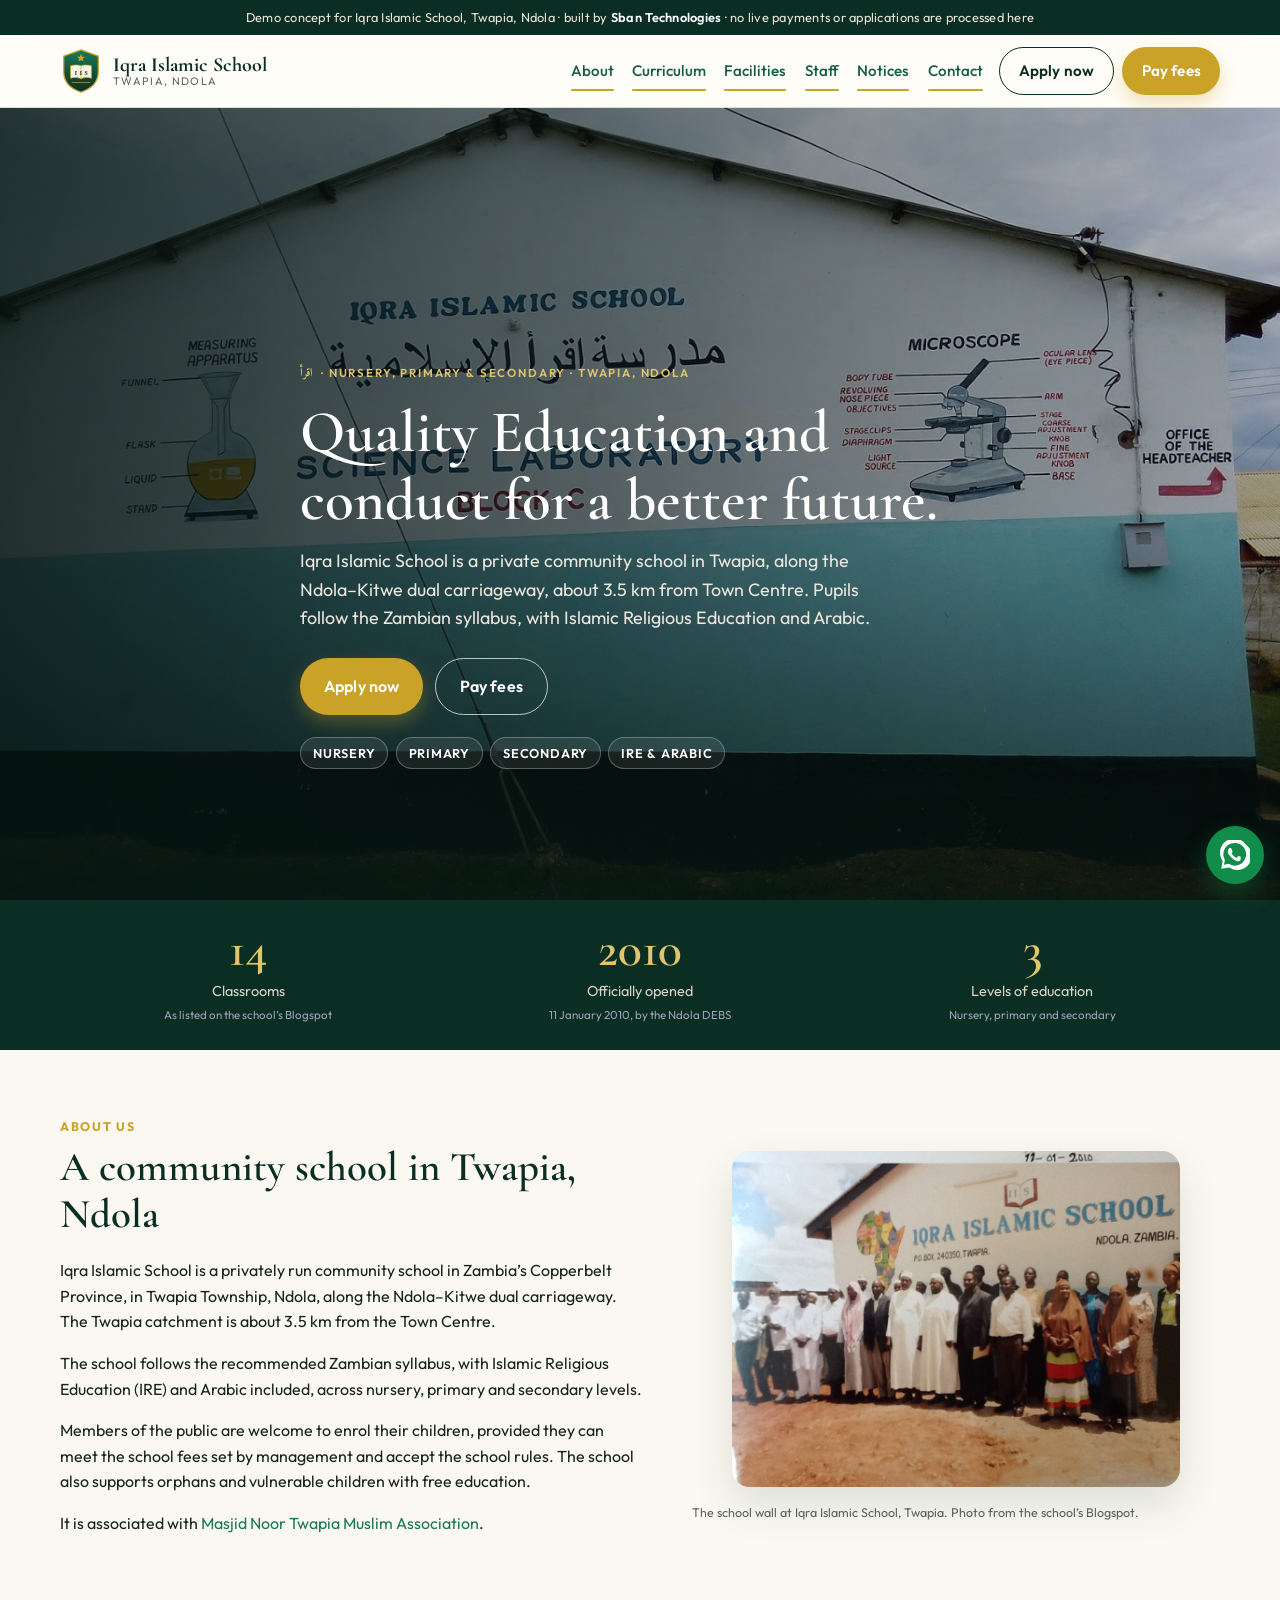
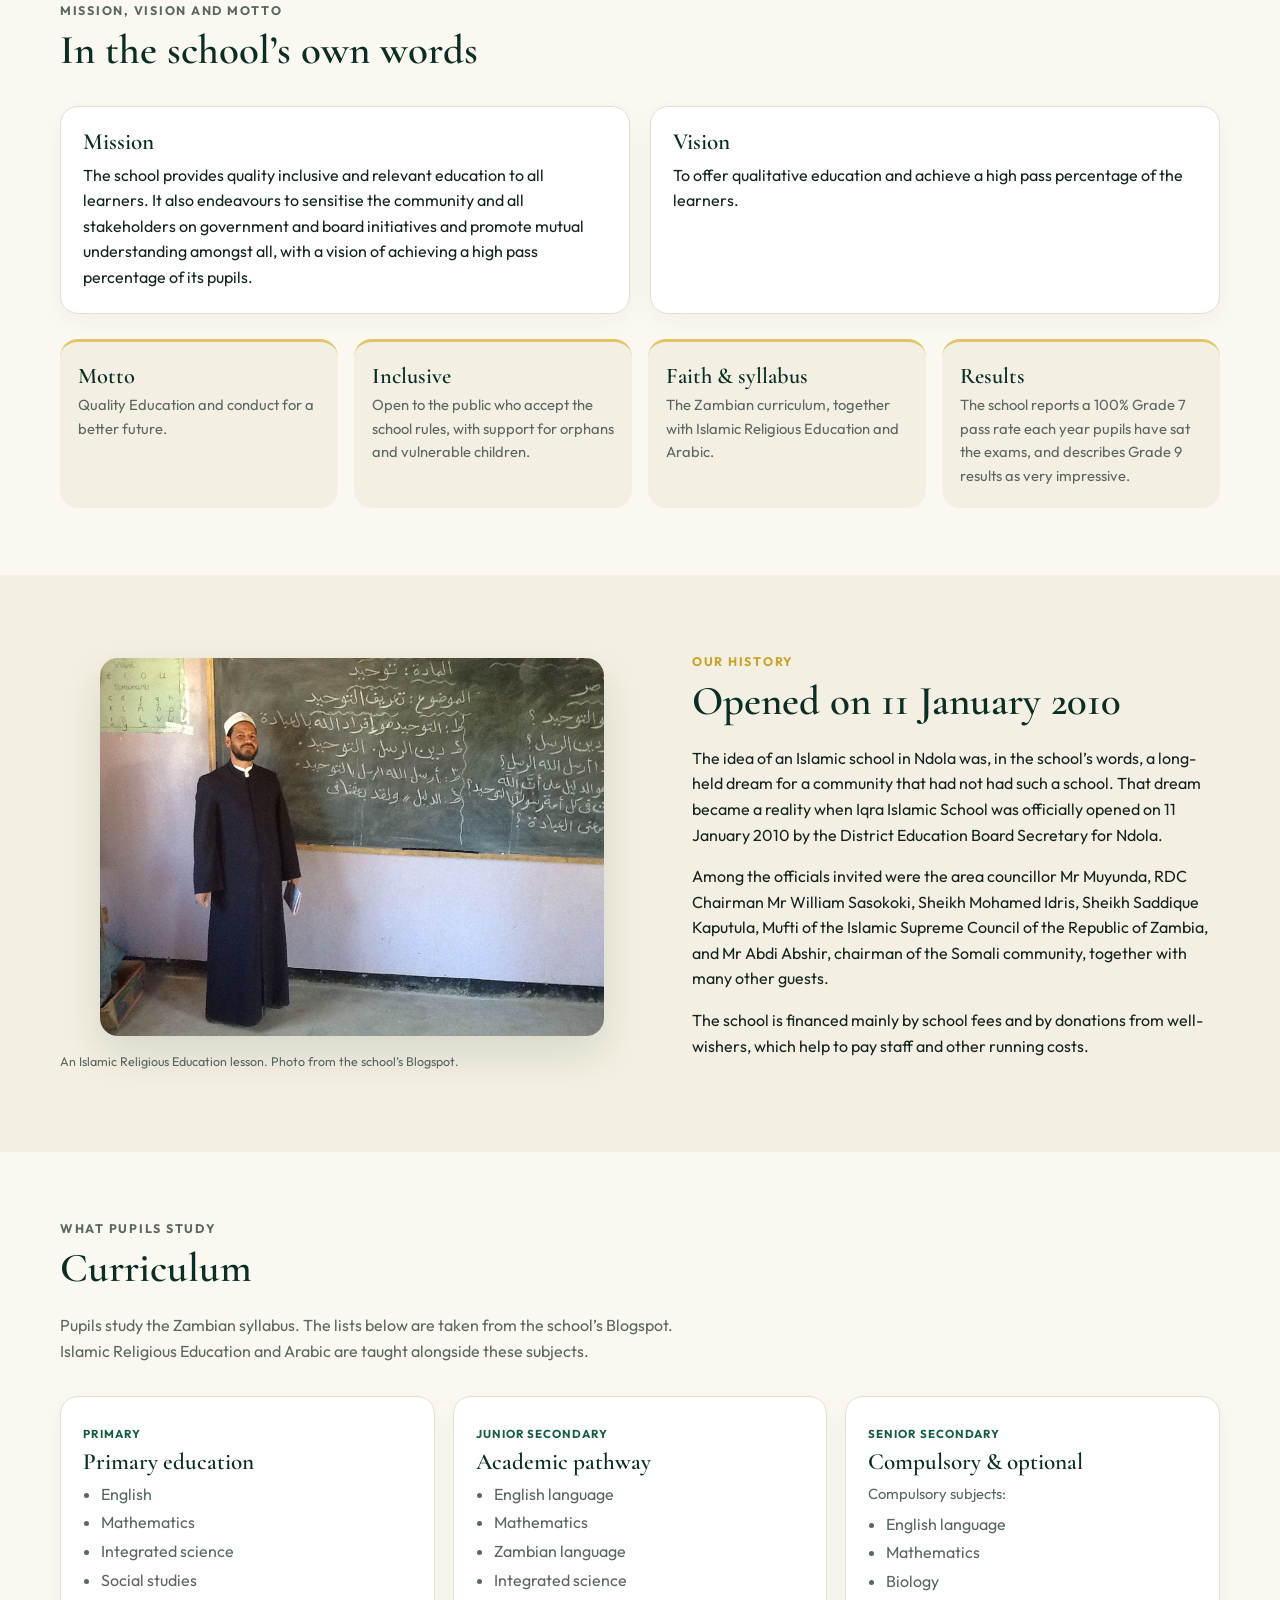
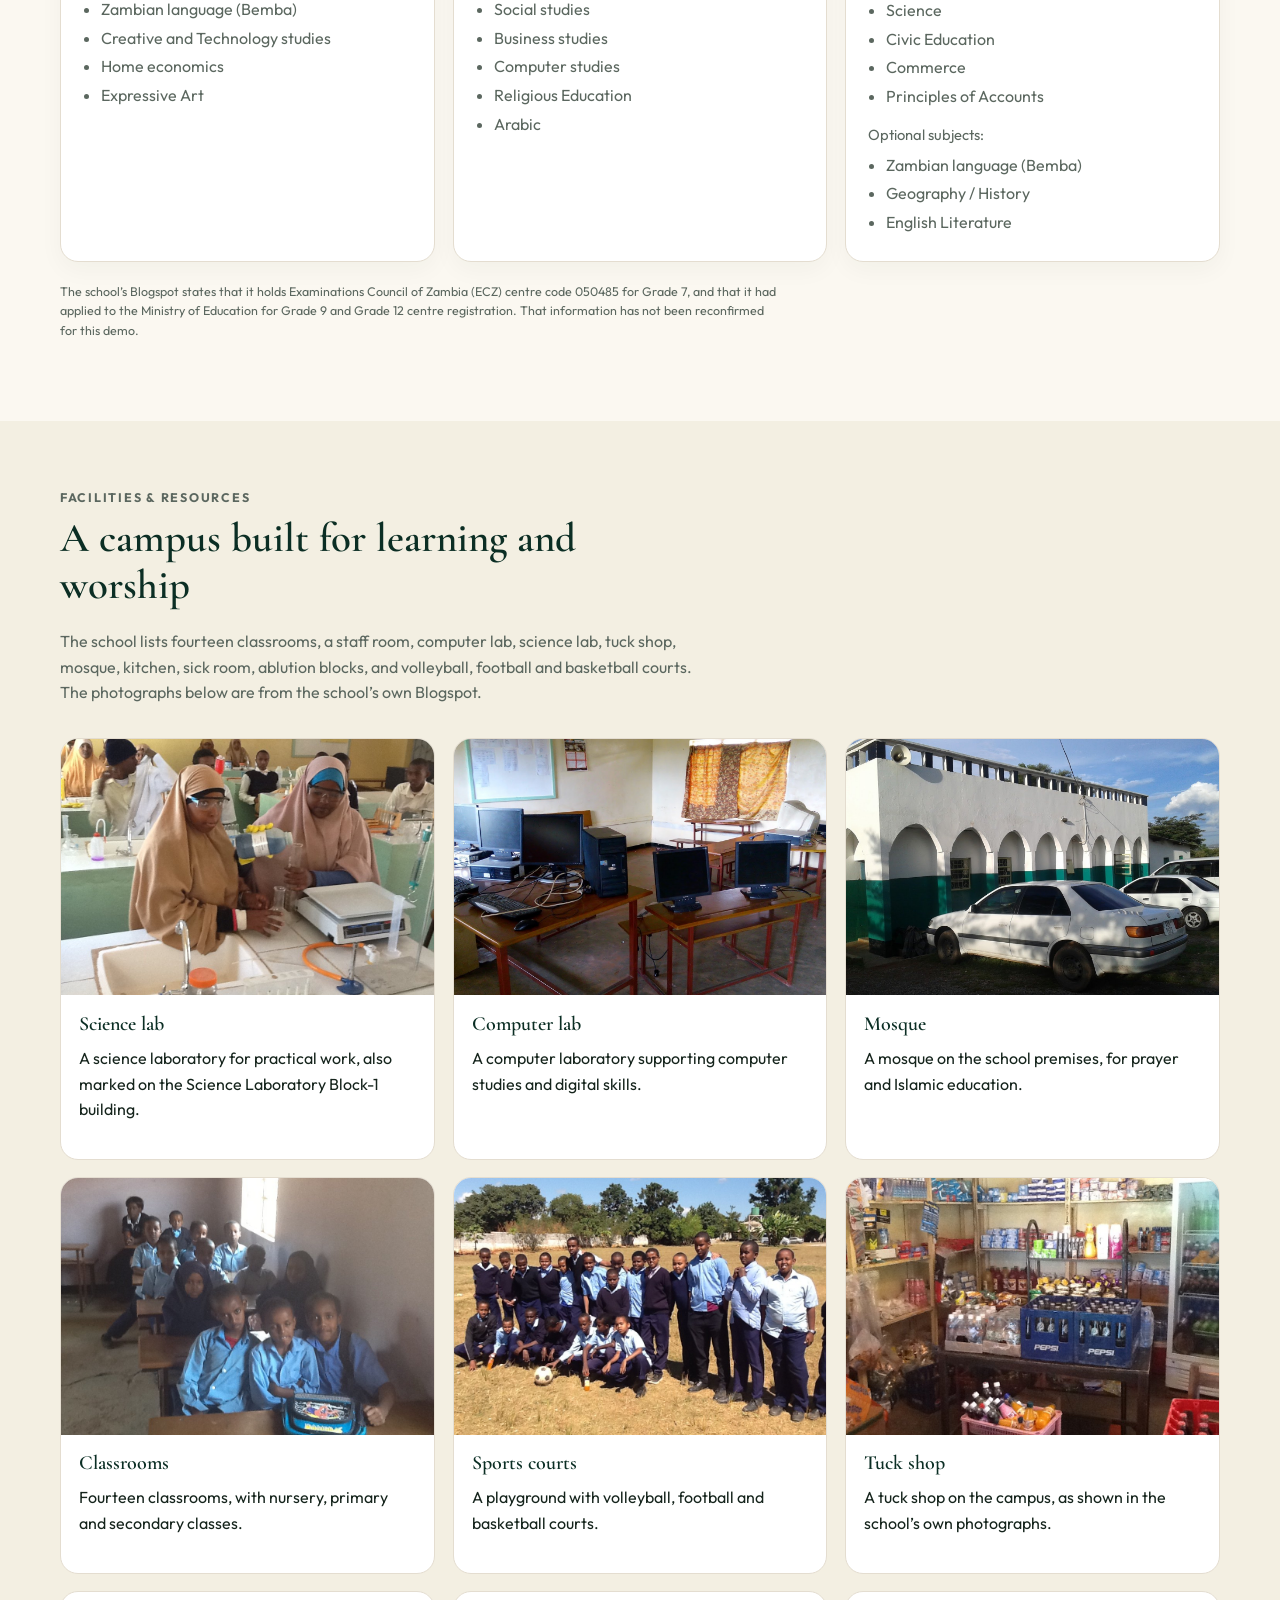
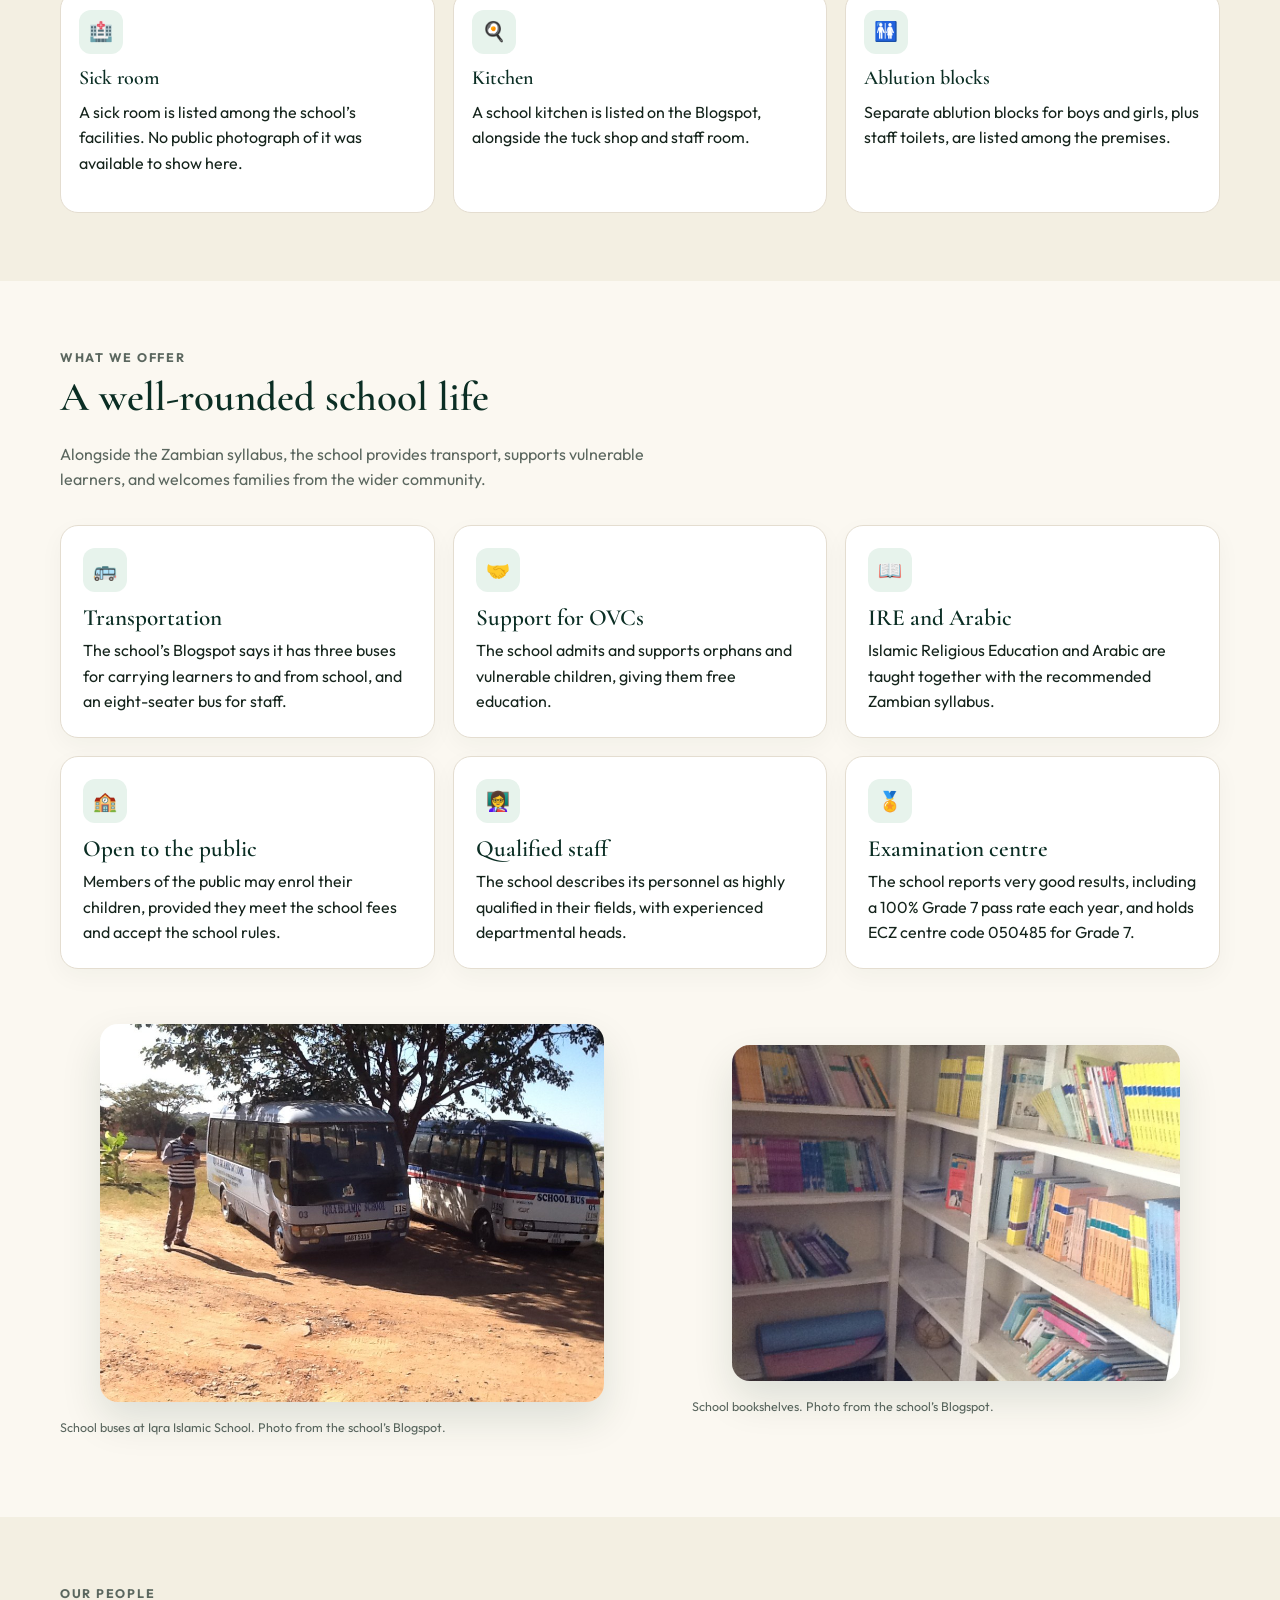
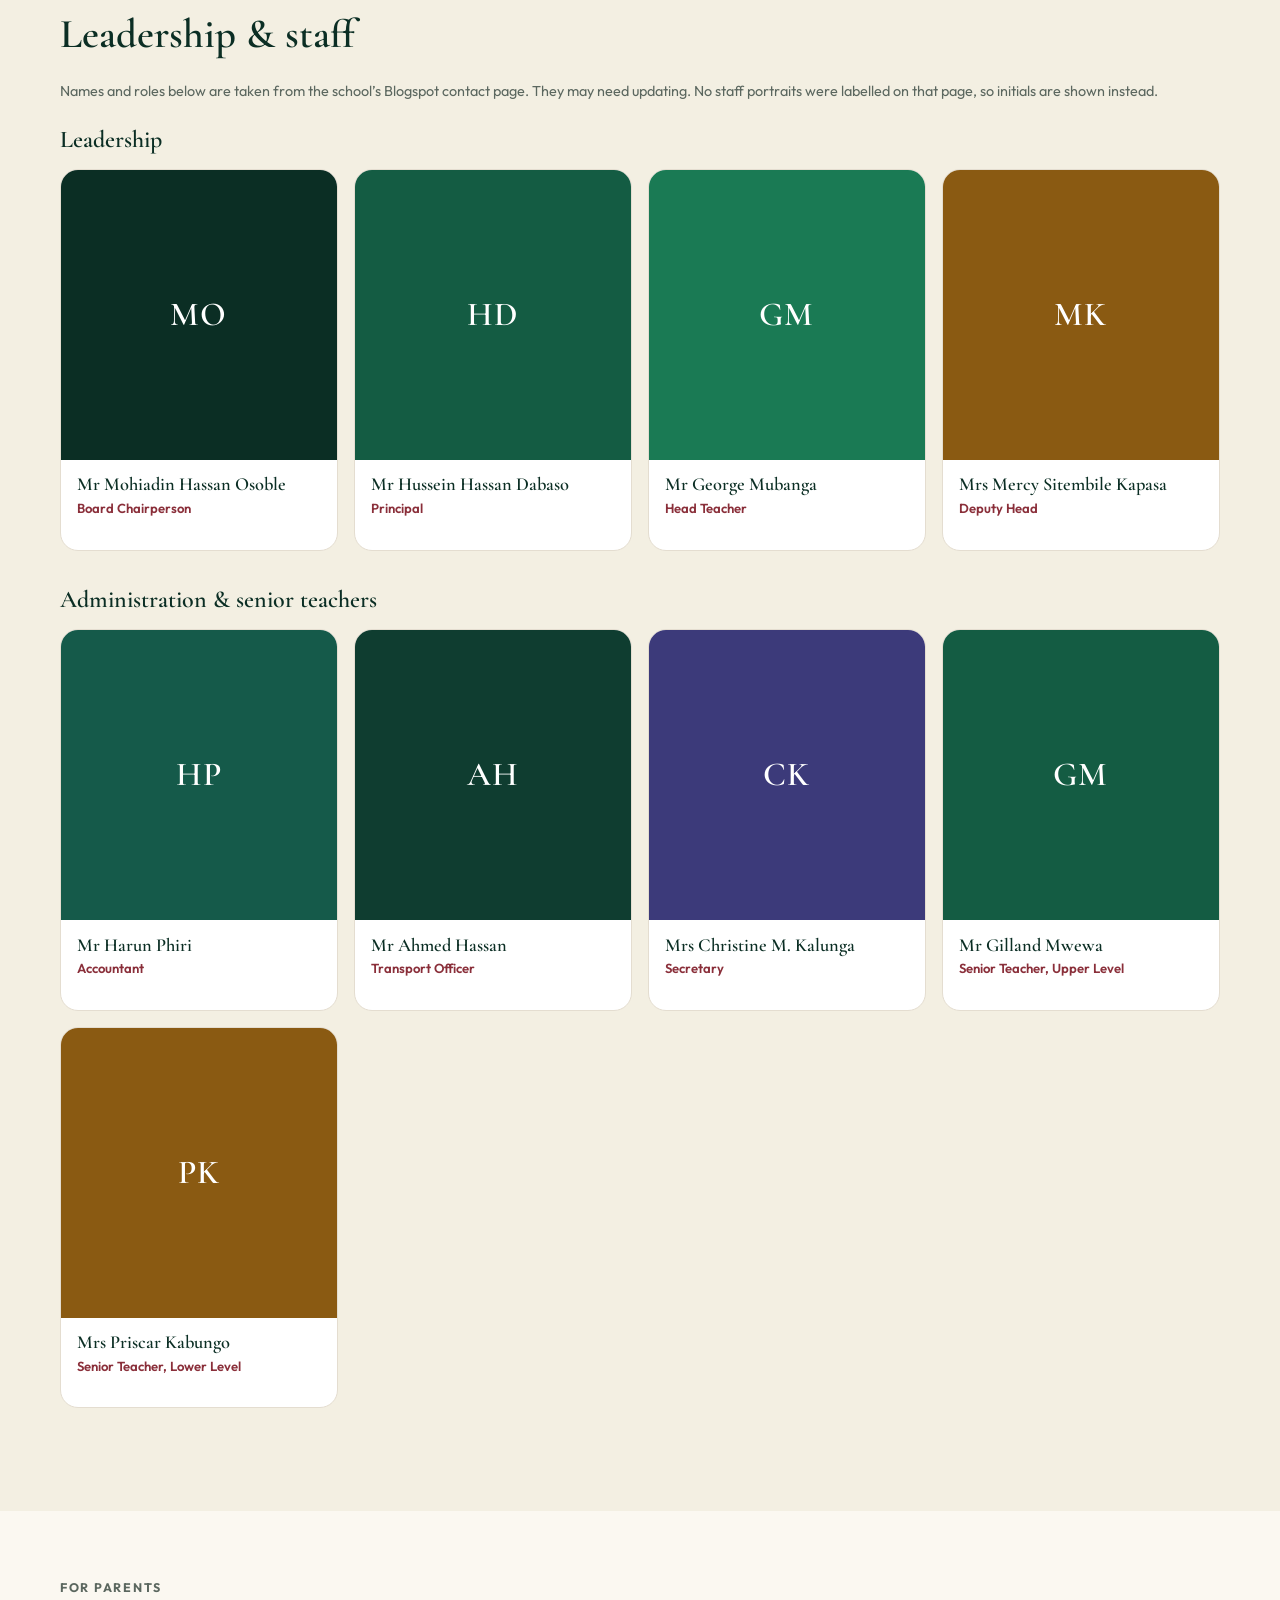
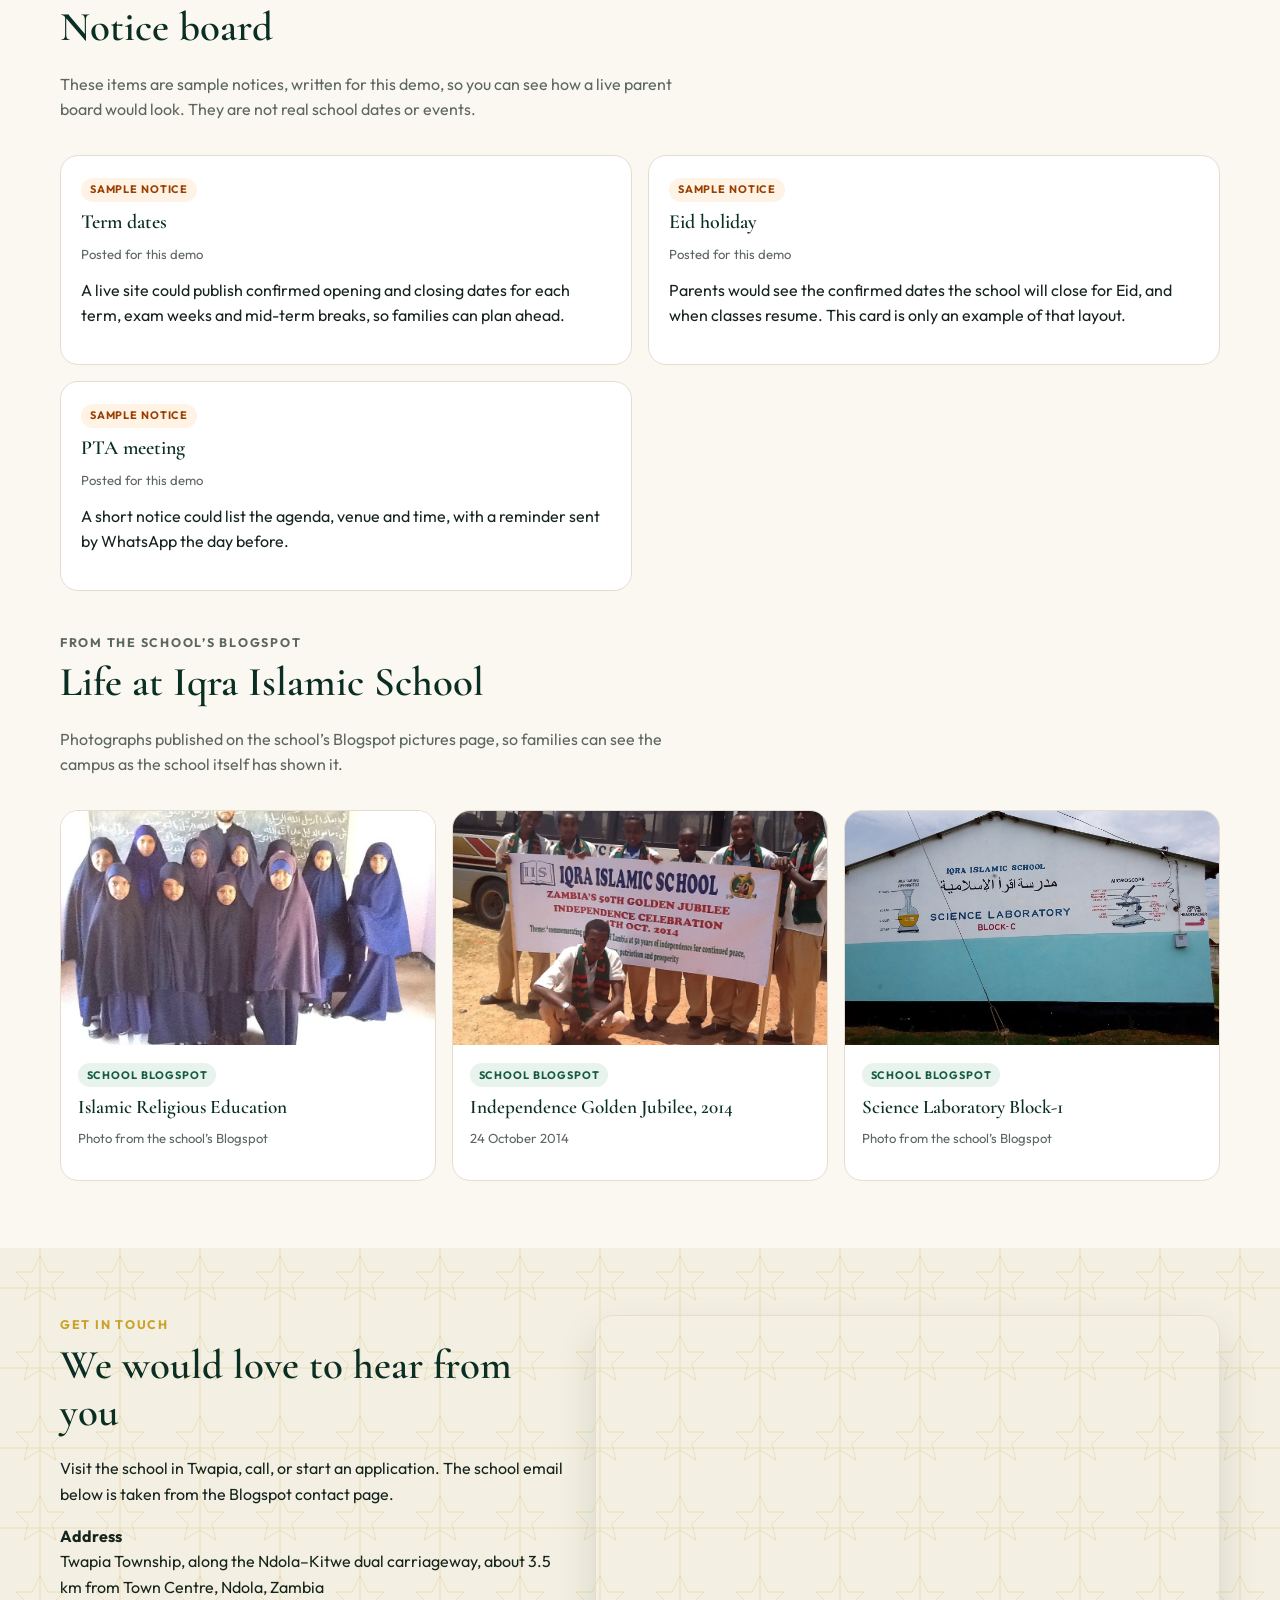
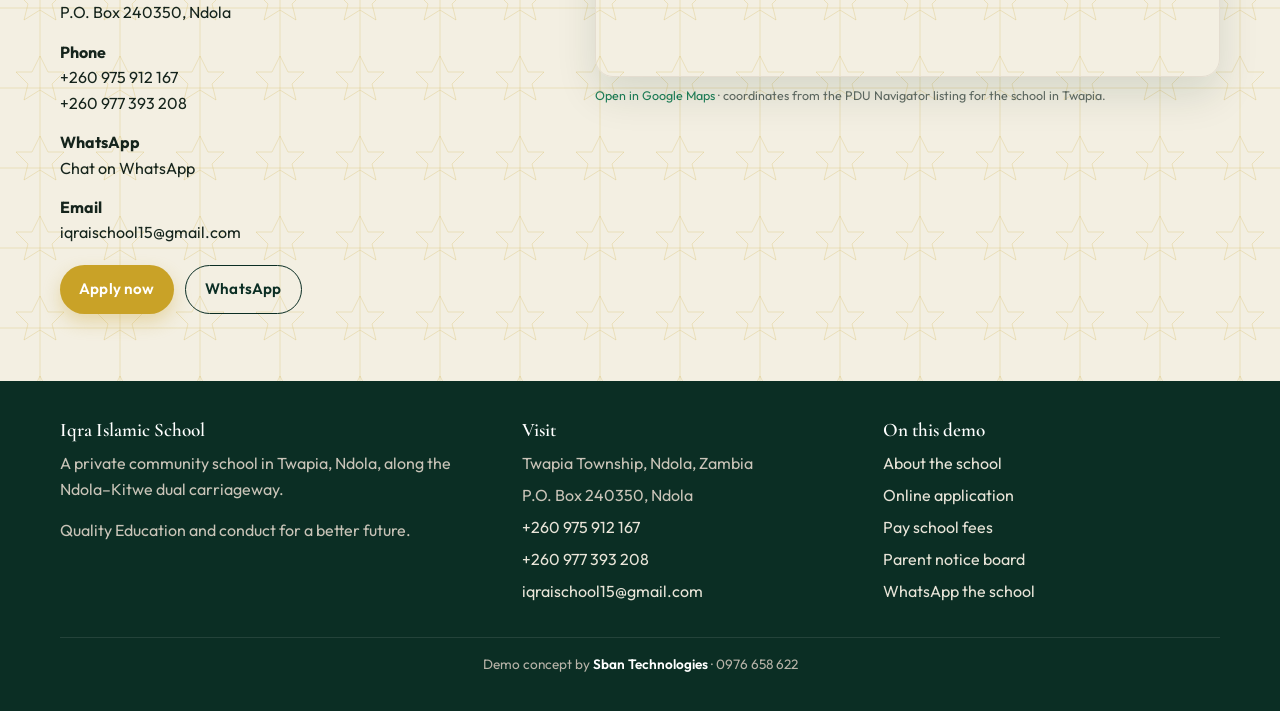
<file: index.html>
<!DOCTYPE html>
<html lang="en">
<head>
  <meta charset="utf-8">
  <meta name="viewport" content="width=device-width, initial-scale=1">
  <title>Iqra Islamic School · Twapia, Ndola — Demo by Sban Technologies</title>
  <meta name="description" content="Website demo for Iqra Islamic School, a private community school in Twapia, Ndola, offering nursery, primary and secondary education.">
  <meta name="robots" content="noindex, nofollow">
  <link rel="icon" href="favicon.svg" type="image/svg+xml">
  <link rel="preconnect" href="https://fonts.googleapis.com">
  <link rel="preconnect" href="https://fonts.gstatic.com" crossorigin>
  <link href="https://fonts.googleapis.com/css2?family=Amiri:wght@400;700&family=Cormorant+Garamond:ital,wght@0,500;0,600;0,700;1,500&family=Outfit:wght@300;400;500;600;700&display=swap" rel="stylesheet">
  <link rel="stylesheet" href="css/styles.css">
</head>
<body>
  <div class="demo-bar">Demo concept for Iqra Islamic School, Twapia, Ndola · built by <strong>Sban Technologies</strong> · no live payments or applications are processed here</div>
  <header class="site-header">
    <div class="wrap header-inner">
      <a class="brand" href="index.html">
        <img src="logo.svg" width="42" height="46" alt="">
        <span class="brand-text">
          <strong>Iqra Islamic School</strong>
          <span>Twapia, Ndola</span>
        </span>
      </a>
      <button class="nav-toggle" type="button" aria-expanded="false" aria-controls="site-menu" aria-label="Open menu">
        <span></span><span></span><span></span>
      </button>
      <div class="menu" id="site-menu">
        <nav class="nav" aria-label="Main">
          <a href="index.html#about" aria-current="page">About</a>
          <a href="index.html#curriculum" aria-current="page">Curriculum</a>
          <a href="index.html#facilities" aria-current="page">Facilities</a>
          <a href="index.html#staff" aria-current="page">Staff</a>
          <a href="index.html#notices" aria-current="page">Notices</a>
          <a href="index.html#contact" aria-current="page">Contact</a>
        </nav>
        <div class="header-actions">
          <a class="btn btn-outline" href="apply.html">Apply now</a>
          <a class="btn btn-primary" href="fees.html">Pay fees</a>
        </div>
      </div>
    </div>
  </header>

  <section class="hero" style="background-image:url('images/science-block.jpg')">
    <div class="wrap hero-inner">
      <p class="kicker"><span class="arabic">اقرأ</span> · Nursery, Primary &amp; Secondary · Twapia, Ndola</p>
      <h1>Quality Education and conduct for a better future.</h1>
      <p class="lead">Iqra Islamic School is a private community school in Twapia, along the Ndola–Kitwe dual carriageway, about 3.5 km from Town Centre. Pupils follow the Zambian syllabus, with Islamic Religious Education and Arabic.</p>
      <div class="hero-actions">
        <a class="btn btn-primary btn-lg" href="apply.html">Apply now</a>
        <a class="btn btn-ghost btn-lg" href="fees.html">Pay fees</a>
      </div>
      <div class="value-row">
        <span class="pill">Nursery</span>
        <span class="pill">Primary</span>
        <span class="pill">Secondary</span>
        <span class="pill">IRE &amp; Arabic</span>
      </div>
    </div>
  </section>

  <div class="stats" id="stats">
    <div class="wrap stats-grid">
      <div class="stat">
        <div>
          <div class="stat-num" data-count="14">0</div>
          <div class="stat-label">Classrooms</div>
          <div class="stat-note">As listed on the school’s Blogspot</div>
        </div>
      </div>
      <div class="stat">
        <div>
          <div class="stat-num">2010</div>
          <div class="stat-label">Officially opened</div>
          <div class="stat-note">11 January 2010, by the Ndola DEBS</div>
        </div>
      </div>
      <div class="stat">
        <div>
          <div class="stat-num" data-count="3">0</div>
          <div class="stat-label">Levels of education</div>
          <div class="stat-note">Nursery, primary and secondary</div>
        </div>
      </div>
    </div>
  </div>

  <section id="about">
    <div class="wrap split">
      <div>
        <p class="eyebrow">About us</p>
        <h2>A community school in Twapia, Ndola</h2>
        <p>Iqra Islamic School is a privately run community school in Zambia’s Copperbelt Province, in Twapia Township, Ndola, along the Ndola–Kitwe dual carriageway. The Twapia catchment is about 3.5 km from the Town Centre.</p>
        <p>The school follows the recommended Zambian syllabus, with Islamic Religious Education (IRE) and Arabic included, across nursery, primary and secondary levels.</p>
        <p>Members of the public are welcome to enrol their children, provided they can meet the school fees set by management and accept the school rules. The school also supports orphans and vulnerable children with free education.</p>
        <p>It is associated with <a href="https://markazassalam.org/iqra-islamic-school/" target="_blank" rel="noopener">Masjid Noor Twapia Muslim Association</a>.</p>
      </div>
      <div>
        <figure class="photo-frame">
          <img src="images/opening-mural.jpg" alt="The painted Iqra Islamic School wall, with the school name, P.O. Box 240350 Twapia, and Ndola, Zambia, and guests gathered in front">
        </figure>
        <p class="caption">The school wall at Iqra Islamic School, Twapia. Photo from the school’s Blogspot.</p>
      </div>
    </div>
    <div class="wrap" style="margin-top:3rem">
      <div class="section-head">
        <p class="eyebrow">Mission, vision and motto</p>
        <h2>In the school’s own words</h2>
      </div>
      <div class="two-col">
        <div class="card">
          <h3>Mission</h3>
          <p>The school provides quality inclusive and relevant education to all learners. It also endeavours to sensitise the community and all stakeholders on government and board initiatives and promote mutual understanding amongst all, with a vision of achieving a high pass percentage of its pupils.</p>
        </div>
        <div class="card">
          <h3>Vision</h3>
          <p>To offer qualitative education and achieve a high pass percentage of the learners.</p>
        </div>
      </div>
      <div class="values" style="margin-top:1.6rem">
        <div class="value"><h3>Motto</h3><p>Quality Education and conduct for a better future.</p></div>
        <div class="value"><h3>Inclusive</h3><p>Open to the public who accept the school rules, with support for orphans and vulnerable children.</p></div>
        <div class="value"><h3>Faith &amp; syllabus</h3><p>The Zambian curriculum, together with Islamic Religious Education and Arabic.</p></div>
        <div class="value"><h3>Results</h3><p>The school reports a 100% Grade 7 pass rate each year pupils have sat the exams, and describes Grade 9 results as very impressive.</p></div>
      </div>
    </div>
  </section>

  <section id="history" class="band">
    <div class="wrap split">
      <div>
        <figure class="photo-frame">
          <img src="images/arabic-lesson.jpg" alt="A teacher in a white kufi and dark thobe standing at a classroom chalkboard with an Arabic lesson on tawhid">
        </figure>
        <p class="caption">An Islamic Religious Education lesson. Photo from the school’s Blogspot.</p>
      </div>
      <div>
        <p class="eyebrow">Our history</p>
        <h2>Opened on 11 January 2010</h2>
        <p>The idea of an Islamic school in Ndola was, in the school’s words, a long-held dream for a community that had not had such a school. That dream became a reality when Iqra Islamic School was officially opened on 11 January 2010 by the District Education Board Secretary for Ndola.</p>
        <p>Among the officials invited were the area councillor Mr Muyunda, RDC Chairman Mr William Sasokoki, Sheikh Mohamed Idris, Sheikh Saddique Kaputula, Mufti of the Islamic Supreme Council of the Republic of Zambia, and Mr Abdi Abshir, chairman of the Somali community, together with many other guests.</p>
        <p>The school is financed mainly by school fees and by donations from well-wishers, which help to pay staff and other running costs.</p>
      </div>
    </div>
  </section>

  <section id="curriculum">
    <div class="wrap">
      <div class="section-head">
        <p class="eyebrow">What pupils study</p>
        <h2>Curriculum</h2>
        <p>Pupils study the Zambian syllabus. The lists below are taken from the school’s Blogspot. Islamic Religious Education and Arabic are taught alongside these subjects.</p>
      </div>
      <div class="curriculum-grid">
        <article class="card">
          <p class="tag">Primary</p>
          <h3>Primary education</h3>
          <ul>
            <li>English</li>
            <li>Mathematics</li>
            <li>Integrated science</li>
            <li>Social studies</li>
            <li>Zambian language (Bemba)</li>
            <li>Creative and Technology studies</li>
            <li>Home economics</li>
            <li>Expressive Art</li>
          </ul>
        </article>
        <article class="card">
          <p class="tag">Junior secondary</p>
          <h3>Academic pathway</h3>
          <ul>
            <li>English language</li>
            <li>Mathematics</li>
            <li>Zambian language</li>
            <li>Integrated science</li>
            <li>Social studies</li>
            <li>Business studies</li>
            <li>Computer studies</li>
            <li>Religious Education</li>
            <li>Arabic</li>
          </ul>
        </article>
        <article class="card">
          <p class="tag">Senior secondary</p>
          <h3>Compulsory &amp; optional</h3>
          <p style="margin:0 0 0.3rem;font-size:0.92rem;color:var(--muted)">Compulsory subjects:</p>
          <ul>
            <li>English language</li>
            <li>Mathematics</li>
            <li>Biology</li>
            <li>Science</li>
            <li>Civic Education</li>
            <li>Commerce</li>
            <li>Principles of Accounts</li>
          </ul>
          <p style="margin:0.8rem 0 0.3rem;font-size:0.92rem;color:var(--muted)">Optional subjects:</p>
          <ul>
            <li>Zambian language (Bemba)</li>
            <li>Geography / History</li>
            <li>English Literature</li>
          </ul>
        </article>
      </div>
      <p class="caption" style="margin-top:1.2rem;max-width:720px">The school’s Blogspot states that it holds Examinations Council of Zambia (ECZ) centre code 050485 for Grade 7, and that it had applied to the Ministry of Education for Grade 9 and Grade 12 centre registration. That information has not been reconfirmed for this demo.</p>
    </div>
  </section>

  <section id="facilities" class="band">
    <div class="wrap">
      <div class="section-head">
        <p class="eyebrow">Facilities &amp; resources</p>
        <h2>A campus built for learning and worship</h2>
        <p>The school lists fourteen classrooms, a staff room, computer lab, science lab, tuck shop, mosque, kitchen, sick room, ablution blocks, and volleyball, football and basketball courts. The photographs below are from the school’s own Blogspot.</p>
      </div>
      <div class="facilities">
        <article class="facility">
          <img src="images/science-lab.jpg" alt="Pupils in a science laboratory pouring a blue liquid, with sinks, glassware and a digital scale on the bench">
          <div class="facility-body">
            <h3>Science lab</h3>
            <p>A science laboratory for practical work, also marked on the Science Laboratory Block-1 building.</p>
          </div>
        </article>
        <article class="facility">
          <img src="images/computer-lab.jpg" alt="Desktop computers, keyboards and a system unit set out on a wooden table in the school computer lab">
          <div class="facility-body">
            <h3>Computer lab</h3>
            <p>A computer laboratory supporting computer studies and digital skills.</p>
          </div>
        </article>
        <article class="facility">
          <img src="images/mosque.jpg" alt="A white and green mosque building with a row of pointed arches and a loudspeaker on the roof">
          <div class="facility-body">
            <h3>Mosque</h3>
            <p>A mosque on the school premises, for prayer and Islamic education.</p>
          </div>
        </article>
        <article class="facility">
          <img src="images/classroom.jpg" alt="Pupils seated at wooden desks in a classroom at Iqra Islamic School">
          <div class="facility-body">
            <h3>Classrooms</h3>
            <p>Fourteen classrooms, with nursery, primary and secondary classes.</p>
          </div>
        </article>
        <article class="facility">
          <img src="images/sports.jpg" alt="A group of boys in school uniform on the school football field, with a football on the grass">
          <div class="facility-body">
            <h3>Sports courts</h3>
            <p>A playground with volleyball, football and basketball courts.</p>
          </div>
        </article>
        <article class="facility">
          <img src="images/tuck-shop.jpg" alt="Shelves and a table in the school tuck shop, stocked with drinks, snacks and a glass-front fridge">
          <div class="facility-body">
            <h3>Tuck shop</h3>
            <p>A tuck shop on the campus, as shown in the school’s own photographs.</p>
          </div>
        </article>
        <article class="facility icon-card">
          <div class="facility-body">
            <div class="icon" aria-hidden="true">🏥</div>
            <h3>Sick room</h3>
            <p>A sick room is listed among the school’s facilities. No public photograph of it was available to show here.</p>
          </div>
        </article>
        <article class="facility icon-card">
          <div class="facility-body">
            <div class="icon" aria-hidden="true">🍳</div>
            <h3>Kitchen</h3>
            <p>A school kitchen is listed on the Blogspot, alongside the tuck shop and staff room.</p>
          </div>
        </article>
        <article class="facility icon-card">
          <div class="facility-body">
            <div class="icon" aria-hidden="true">🚻</div>
            <h3>Ablution blocks</h3>
            <p>Separate ablution blocks for boys and girls, plus staff toilets, are listed among the premises.</p>
          </div>
        </article>
      </div>
    </div>
  </section>

  <section id="services">
    <div class="wrap">
      <div class="section-head">
        <p class="eyebrow">What we offer</p>
        <h2>A well-rounded school life</h2>
        <p>Alongside the Zambian syllabus, the school provides transport, supports vulnerable learners, and welcomes families from the wider community.</p>
      </div>
      <div class="services">
        <article class="card icon-card"><div class="icon" aria-hidden="true">🚌</div><h3>Transportation</h3><p>The school’s Blogspot says it has three buses for carrying learners to and from school, and an eight-seater bus for staff.</p></article>
        <article class="card icon-card"><div class="icon" aria-hidden="true">🤝</div><h3>Support for OVCs</h3><p>The school admits and supports orphans and vulnerable children, giving them free education.</p></article>
        <article class="card icon-card"><div class="icon" aria-hidden="true">📖</div><h3>IRE and Arabic</h3><p>Islamic Religious Education and Arabic are taught together with the recommended Zambian syllabus.</p></article>
        <article class="card icon-card"><div class="icon" aria-hidden="true">🏫</div><h3>Open to the public</h3><p>Members of the public may enrol their children, provided they meet the school fees and accept the school rules.</p></article>
        <article class="card icon-card"><div class="icon" aria-hidden="true">👩‍🏫</div><h3>Qualified staff</h3><p>The school describes its personnel as highly qualified in their fields, with experienced departmental heads.</p></article>
        <article class="card icon-card"><div class="icon" aria-hidden="true">🏅</div><h3>Examination centre</h3><p>The school reports very good results, including a 100% Grade 7 pass rate each year, and holds ECZ centre code 050485 for Grade 7.</p></article>
      </div>
      <div class="split" style="margin-top:2.4rem">
        <div>
          <figure class="photo-frame">
            <img src="images/buses.jpg" alt="Two school buses parked under a tree on the dirt yard at Iqra Islamic School">
          </figure>
          <p class="caption">School buses at Iqra Islamic School. Photo from the school’s Blogspot.</p>
        </div>
        <div>
          <figure class="photo-frame">
            <img src="images/bookshelves.jpg" alt="White shelves filled with school textbooks and readers">
          </figure>
          <p class="caption">School bookshelves. Photo from the school’s Blogspot.</p>
        </div>
      </div>
    </div>
  </section>

  <section id="staff" class="band">
    <div class="wrap">
      <div class="section-head">
        <p class="eyebrow">Our people</p>
        <h2>Leadership &amp; staff</h2>
      </div>
      <p class="staff-note">Names and roles below are taken from the school’s Blogspot contact page. They may need updating. No staff portraits were labelled on that page, so initials are shown instead.</p>
      <div class="staff-group">
        <h3>Leadership</h3>
        <div class="staff-grid">
          <article class="staff-card">
            <div class="avatar" style="background:#0b2e24"><span class="initials">MO</span></div>
            <div class="info">
              <h4>Mr Mohiadin Hassan Osoble</h4>
              <p class="role">Board Chairperson</p>
            </div>
          </article>
          <article class="staff-card">
            <div class="avatar" style="background:#145c43"><span class="initials">HD</span></div>
            <div class="info">
              <h4>Mr Hussein Hassan Dabaso</h4>
              <p class="role">Principal</p>
            </div>
          </article>
          <article class="staff-card">
            <div class="avatar" style="background:#1a7a54"><span class="initials">GM</span></div>
            <div class="info">
              <h4>Mr George Mubanga</h4>
              <p class="role">Head Teacher</p>
            </div>
          </article>
          <article class="staff-card">
            <div class="avatar" style="background:#8a5a12"><span class="initials">MK</span></div>
            <div class="info">
              <h4>Mrs Mercy Sitembile Kapasa</h4>
              <p class="role">Deputy Head</p>
            </div>
          </article>
        </div>
      </div>
      <div class="staff-group">
        <h3>Administration &amp; senior teachers</h3>
        <div class="staff-grid">
          <article class="staff-card">
            <div class="avatar" style="background:#155a4a"><span class="initials">HP</span></div>
            <div class="info">
              <h4>Mr Harun Phiri</h4>
              <p class="role">Accountant</p>
            </div>
          </article>
          <article class="staff-card">
            <div class="avatar" style="background:#0f3d30"><span class="initials">AH</span></div>
            <div class="info">
              <h4>Mr Ahmed Hassan</h4>
              <p class="role">Transport Officer</p>
            </div>
          </article>
          <article class="staff-card">
            <div class="avatar" style="background:#3c3a7a"><span class="initials">CK</span></div>
            <div class="info">
              <h4>Mrs Christine M. Kalunga</h4>
              <p class="role">Secretary</p>
            </div>
          </article>
          <article class="staff-card">
            <div class="avatar" style="background:#145c43"><span class="initials">GM</span></div>
            <div class="info">
              <h4>Mr Gilland Mwewa</h4>
              <p class="role">Senior Teacher, Upper Level</p>
            </div>
          </article>
          <article class="staff-card">
            <div class="avatar" style="background:#8a5a12"><span class="initials">PK</span></div>
            <div class="info">
              <h4>Mrs Priscar Kabungo</h4>
              <p class="role">Senior Teacher, Lower Level</p>
            </div>
          </article>
        </div>
      </div>
    </div>
  </section>

  <section id="notices">
    <div class="wrap">
      <div class="section-head">
        <p class="eyebrow">For parents</p>
        <h2>Notice board</h2>
        <p>These items are sample notices, written for this demo, so you can see how a live parent board would look. They are not real school dates or events.</p>
      </div>
      <div class="notice-grid">
        <article class="notice">
          <span class="badge badge-sample">Sample notice</span>
          <h3>Term dates</h3>
          <p class="meta">Posted for this demo</p>
          <p>A live site could publish confirmed opening and closing dates for each term, exam weeks and mid-term breaks, so families can plan ahead.</p>
        </article>
        <article class="notice">
          <span class="badge badge-sample">Sample notice</span>
          <h3>Eid holiday</h3>
          <p class="meta">Posted for this demo</p>
          <p>Parents would see the confirmed dates the school will close for Eid, and when classes resume. This card is only an example of that layout.</p>
        </article>
        <article class="notice">
          <span class="badge badge-sample">Sample notice</span>
          <h3>PTA meeting</h3>
          <p class="meta">Posted for this demo</p>
          <p>A short notice could list the agenda, venue and time, with a reminder sent by WhatsApp the day before.</p>
        </article>
      </div>

      <div class="section-head" style="margin-top:2.6rem">
        <p class="eyebrow">From the school’s Blogspot</p>
        <h2>Life at Iqra Islamic School</h2>
        <p>Photographs published on the school’s Blogspot pictures page, so families can see the campus as the school itself has shown it.</p>
      </div>
      <div class="news-grid">
        <article class="news">
          <img src="images/ire-class.jpg" alt="Girls in navy hijabs standing with their teacher in front of a chalkboard of Arabic writing">
          <div class="news-body">
            <span class="badge badge-blog">School Blogspot</span>
            <h3>Islamic Religious Education</h3>
            <p class="meta">Photo from the school’s Blogspot</p>
          </div>
        </article>
        <article class="news">
          <img src="images/independence-2014.jpg" alt="Pupils holding a banner reading Iqra Islamic School, Zambia’s 50th Golden Jubilee Independence Celebration, 24th Oct 2014, in front of a school bus">
          <div class="news-body">
            <span class="badge badge-blog">School Blogspot</span>
            <h3>Independence Golden Jubilee, 2014</h3>
            <p class="meta">24 October 2014</p>
          </div>
        </article>
        <article class="news">
          <img src="images/science-block.jpg" alt="The Science Laboratory Block-1 building, painted with the school name in English and Arabic">
          <div class="news-body">
            <span class="badge badge-blog">School Blogspot</span>
            <h3>Science Laboratory Block-1</h3>
            <p class="meta">Photo from the school’s Blogspot</p>
          </div>
        </article>
      </div>
    </div>
  </section>

  <section id="contact" class="band pattern-band">
    <div class="wrap contact-grid">
      <div>
        <p class="eyebrow">Get in touch</p>
        <h2>We would love to hear from you</h2>
        <p>Visit the school in Twapia, call, or start an application. The school email below is taken from the Blogspot contact page.</p>
        <ul class="contact-list">
          <li><strong>Address</strong><br>Twapia Township, along the Ndola–Kitwe dual carriageway, about 3.5 km from Town Centre, Ndola, Zambia<br>P.O. Box 240350, Ndola</li>
          <li><strong>Phone</strong><br><a href="tel:+260975912167">+260 975 912 167</a><br><a href="tel:+260977393208">+260 977 393 208</a></li>
          <li><strong>WhatsApp</strong><br><a href="https://wa.me/260975912167" target="_blank" rel="noopener">Chat on WhatsApp</a></li>
          <li><strong>Email</strong><br><a href="mailto:iqraischool15@gmail.com">iqraischool15@gmail.com</a></li>
        </ul>
        <div class="hero-actions" style="margin:0">
          <a class="btn btn-primary" href="apply.html">Apply now</a>
          <a class="btn btn-outline" href="https://wa.me/260975912167" target="_blank" rel="noopener">WhatsApp</a>
        </div>
      </div>
      <div>
        <div class="map-wrap">
          <iframe title="Map of Twapia, Ndola, near Iqra Islamic School" src="https://maps.google.com/maps?q=-12.9904,28.6497&amp;hl=en&amp;z=16&amp;output=embed" allowfullscreen="" loading="lazy" referrerpolicy="no-referrer-when-downgrade"></iframe>
        </div>
        <p class="caption"><a href="https://www.google.com/maps?q=-12.9904,28.6497" target="_blank" rel="noopener">Open in Google Maps</a> · coordinates from the PDU Navigator listing for the school in Twapia.</p>
      </div>
    </div>
  </section>
  <footer class="site-footer">
    <div class="wrap footer-grid">
      <div>
        <h3>Iqra Islamic School</h3>
        <p>A private community school in Twapia, Ndola, along the Ndola–Kitwe dual carriageway.</p>
        <p>Quality Education and conduct for a better future.</p>
      </div>
      <div>
        <h3>Visit</h3>
        <ul>
          <li>Twapia Township, Ndola, Zambia</li>
          <li>P.O. Box 240350, Ndola</li>
          <li><a href="tel:+260975912167">+260 975 912 167</a></li>
          <li><a href="tel:+260977393208">+260 977 393 208</a></li>
          <li><a href="mailto:iqraischool15@gmail.com">iqraischool15@gmail.com</a></li>
        </ul>
      </div>
      <div>
        <h3>On this demo</h3>
        <ul>
          <li><a href="index.html#about">About the school</a></li>
          <li><a href="apply.html">Online application</a></li>
          <li><a href="fees.html">Pay school fees</a></li>
          <li><a href="index.html#notices">Parent notice board</a></li>
          <li><a href="https://wa.me/260975912167">WhatsApp the school</a></li>
        </ul>
      </div>
    </div>
    <p class="footer-note wrap">Demo concept by <strong>Sban Technologies</strong> · 0976 658 622</p>
  </footer>
  <a class="wa-float" href="https://wa.me/260975912167" target="_blank" rel="noopener" aria-label="Chat on WhatsApp">
    <svg viewBox="0 0 24 24" aria-hidden="true"><path d="M20.5 3.5A11 11 0 0 0 2.1 16.7L1 23l6.5-1.1A11 11 0 0 0 20.5 3.5zm-8.5 17a9.1 9.1 0 0 1-4.6-1.3l-.3-.2-3.9.7.7-3.8-.2-.3A9.1 9.1 0 1 1 12 20.5zm5-6.8c-.3-.1-1.6-.8-1.9-.9-.2-.1-.4-.1-.6.1s-.7.9-.8 1.1-.3.2-.6.1a7.4 7.4 0 0 1-2.2-1.4 8.2 8.2 0 0 1-1.5-1.9c-.2-.3 0-.4.1-.6l.3-.4.2-.3c.1-.2 0-.3 0-.5l-.9-2.1c-.2-.5-.5-.5-.6-.5h-.5c-.2 0-.5.1-.7.3s-1 1-1 2.4 1 2.7 1.2 2.9c.1.2 2 3.1 4.9 4.3 1.8.8 2.1.7 2.5.6s1.4-.6 1.6-1.1.2-1 .1-1.1c-.1-.2-.3-.2-.6-.3z"/></svg>
  </a>
  <script src="js/site.js"></script>
</body>
</html>
</file>
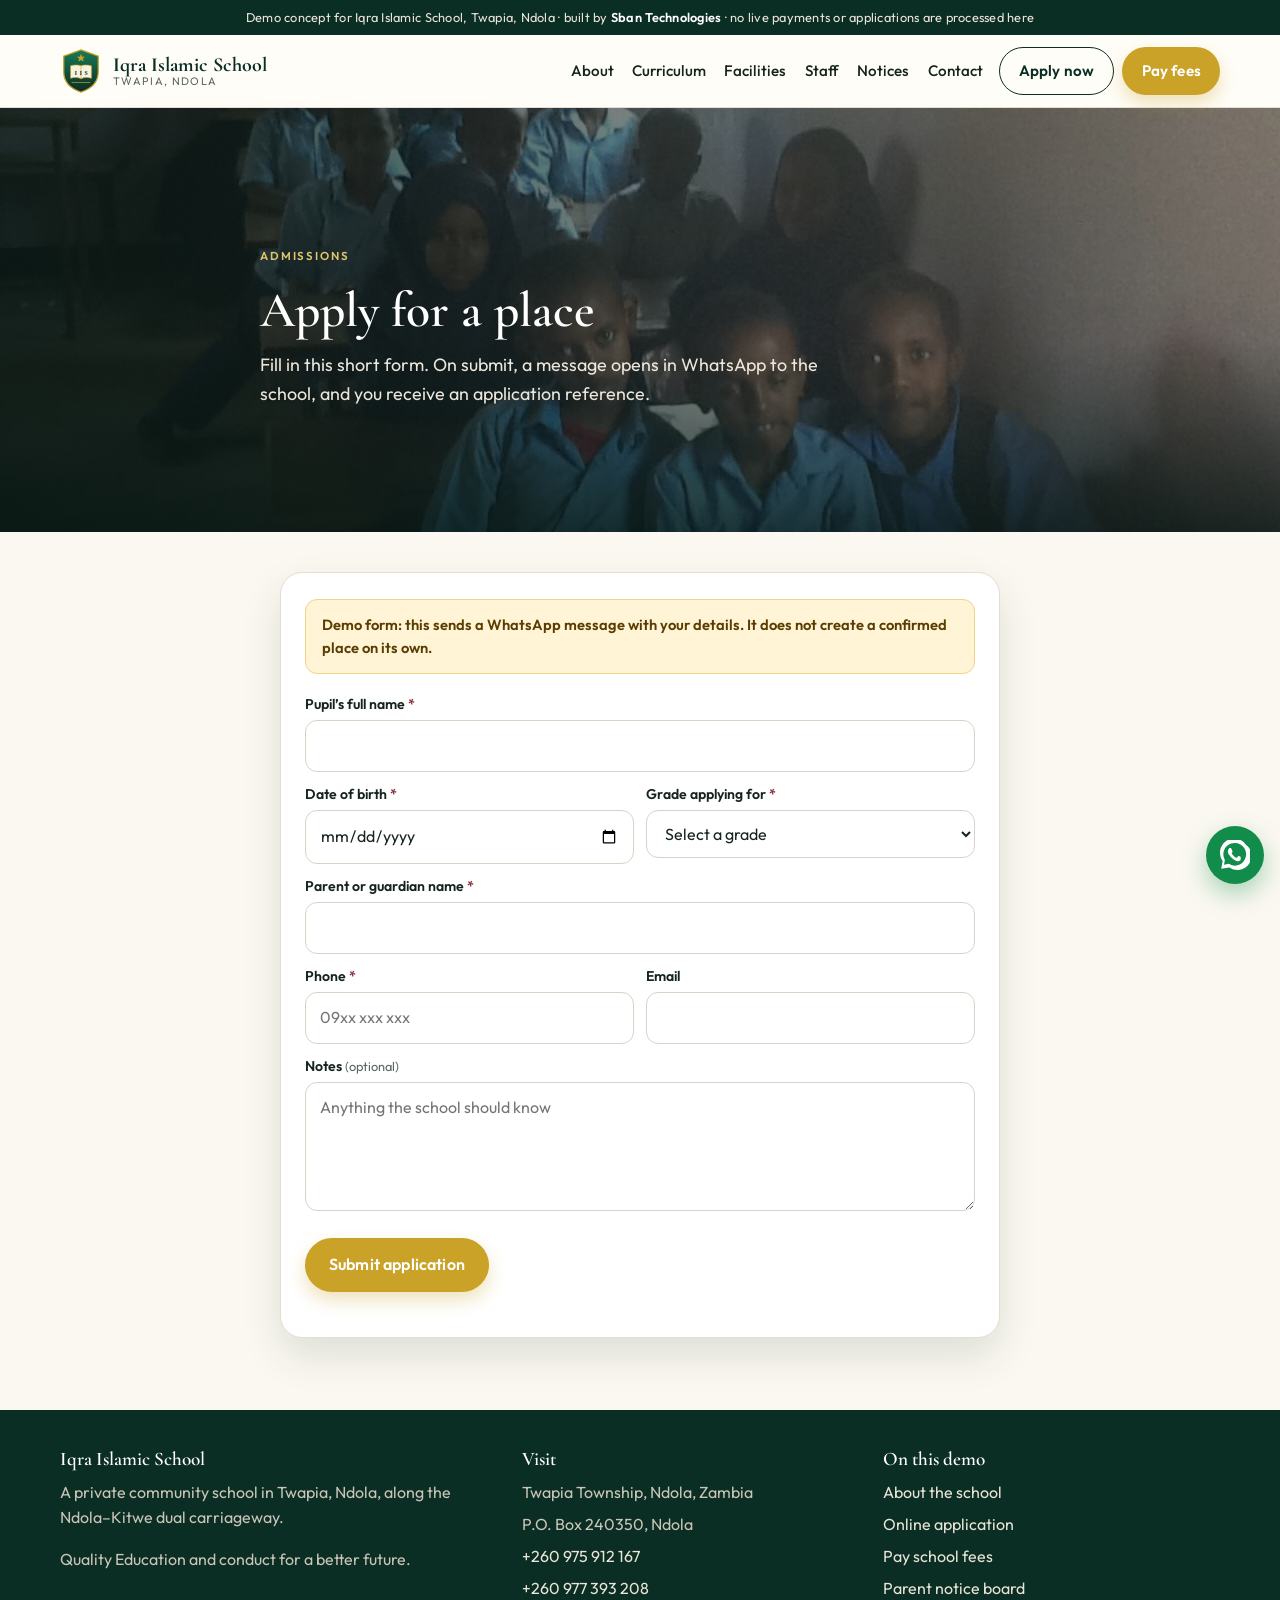
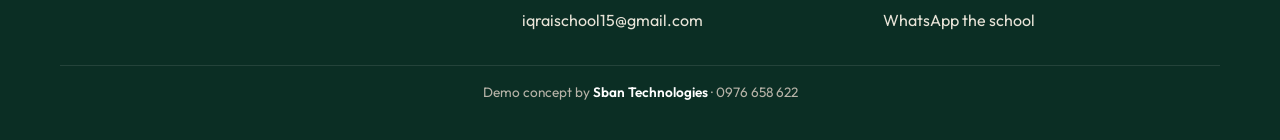
<file: apply.html>
<!DOCTYPE html>
<html lang="en">
<head>
  <meta charset="utf-8">
  <meta name="viewport" content="width=device-width, initial-scale=1">
  <title>Apply now · Iqra Islamic School Ndola — Demo</title>
  <meta name="description" content="Online enrolment form demo for Iqra Islamic School, Twapia, Ndola. Applications open in WhatsApp.">
  <meta name="robots" content="noindex, nofollow">
  <link rel="icon" href="favicon.svg" type="image/svg+xml">
  <link rel="preconnect" href="https://fonts.googleapis.com">
  <link rel="preconnect" href="https://fonts.gstatic.com" crossorigin>
  <link href="https://fonts.googleapis.com/css2?family=Amiri:wght@400;700&family=Cormorant+Garamond:ital,wght@0,500;0,600;0,700;1,500&family=Outfit:wght@300;400;500;600;700&display=swap" rel="stylesheet">
  <link rel="stylesheet" href="css/styles.css">
</head>
<body>
  <div class="demo-bar">Demo concept for Iqra Islamic School, Twapia, Ndola · built by <strong>Sban Technologies</strong> · no live payments or applications are processed here</div>
  <header class="site-header">
    <div class="wrap header-inner">
      <a class="brand" href="index.html">
        <img src="logo.svg" width="42" height="46" alt="">
        <span class="brand-text">
          <strong>Iqra Islamic School</strong>
          <span>Twapia, Ndola</span>
        </span>
      </a>
      <button class="nav-toggle" type="button" aria-expanded="false" aria-controls="site-menu" aria-label="Open menu">
        <span></span><span></span><span></span>
      </button>
      <div class="menu" id="site-menu">
        <nav class="nav" aria-label="Main">
          <a href="index.html#about">About</a>
          <a href="index.html#curriculum">Curriculum</a>
          <a href="index.html#facilities">Facilities</a>
          <a href="index.html#staff">Staff</a>
          <a href="index.html#notices">Notices</a>
          <a href="index.html#contact">Contact</a>
        </nav>
        <div class="header-actions">
          <a class="btn btn-outline" href="apply.html" aria-current="page">Apply now</a>
          <a class="btn btn-primary" href="fees.html">Pay fees</a>
        </div>
      </div>
    </div>
  </header>

  <section class="hero page-hero" style="background-image:url('images/classroom.jpg')">
    <div class="wrap hero-inner">
      <p class="kicker">Admissions</p>
      <h1>Apply for a place</h1>
      <p class="lead">Fill in this short form. On submit, a message opens in WhatsApp to the school, and you receive an application reference.</p>
    </div>
  </section>
  <div class="form-page">
    <div class="wrap">
      <div class="form-card" id="apply-form-wrap">
        <p class="form-banner">Demo form: this sends a WhatsApp message with your details. It does not create a confirmed place on its own.</p>
        <form id="apply-form">
          <label for="pupilName">Pupil’s full name <span class="req">*</span></label>
          <input id="pupilName" name="pupilName" type="text" required autocomplete="name">

          <div class="form-row">
            <div>
              <label for="dob">Date of birth <span class="req">*</span></label>
              <input id="dob" name="dob" type="date" required>
            </div>
            <div>
              <label for="grade">Grade applying for <span class="req">*</span></label>
              <select id="grade" name="grade" required>
                <option value="">Select a grade</option>
                <option value="Nursery">Nursery</option>
                <option value="Grade 1">Grade 1</option>
                <option value="Grade 2">Grade 2</option>
                <option value="Grade 3">Grade 3</option>
                <option value="Grade 4">Grade 4</option>
                <option value="Grade 5">Grade 5</option>
                <option value="Grade 6">Grade 6</option>
                <option value="Grade 7">Grade 7</option>
                <option value="Grade 8">Grade 8</option>
                <option value="Grade 9">Grade 9</option>
                <option value="Grade 10">Grade 10</option>
                <option value="Grade 11">Grade 11</option>
                <option value="Grade 12">Grade 12</option>
              </select>
            </div>
          </div>

          <label for="guardianName">Parent or guardian name <span class="req">*</span></label>
          <input id="guardianName" name="guardianName" type="text" required>

          <div class="form-row">
            <div>
              <label for="phone">Phone <span class="req">*</span></label>
              <input id="phone" name="phone" type="tel" required placeholder="09xx xxx xxx" autocomplete="tel">
            </div>
            <div>
              <label for="email">Email</label>
              <input id="email" name="email" type="email" autocomplete="email">
            </div>
          </div>

          <label for="notes">Notes <span class="hint">(optional)</span></label>
          <textarea id="notes" name="notes" rows="4" placeholder="Anything the school should know"></textarea>

          <p style="margin-top:1.2rem">
            <button class="btn btn-primary btn-lg" type="submit">Submit application</button>
          </p>
        </form>
      </div>

      <div class="form-card confirm hidden" id="apply-confirm">
        <div class="ok-dot" aria-hidden="true">✓</div>
        <p class="eyebrow">Application started</p>
        <h2>Thank you. Your reference is</h2>
        <div class="ref" id="apply-ref">IQ-APP-XXXX</div>
        <p>A WhatsApp message to the school should have opened with these details. If it did not, use the button below.</p>
        <p>
          <a class="btn btn-wa" id="apply-wa" href="https://wa.me/260975912167" target="_blank" rel="noopener">Open WhatsApp</a>
          <a class="btn btn-outline" href="index.html">Back to the school site</a>
        </p>
      </div>
    </div>
  </div>
  <footer class="site-footer">
    <div class="wrap footer-grid">
      <div>
        <h3>Iqra Islamic School</h3>
        <p>A private community school in Twapia, Ndola, along the Ndola–Kitwe dual carriageway.</p>
        <p>Quality Education and conduct for a better future.</p>
      </div>
      <div>
        <h3>Visit</h3>
        <ul>
          <li>Twapia Township, Ndola, Zambia</li>
          <li>P.O. Box 240350, Ndola</li>
          <li><a href="tel:+260975912167">+260 975 912 167</a></li>
          <li><a href="tel:+260977393208">+260 977 393 208</a></li>
          <li><a href="mailto:iqraischool15@gmail.com">iqraischool15@gmail.com</a></li>
        </ul>
      </div>
      <div>
        <h3>On this demo</h3>
        <ul>
          <li><a href="index.html#about">About the school</a></li>
          <li><a href="apply.html">Online application</a></li>
          <li><a href="fees.html">Pay school fees</a></li>
          <li><a href="index.html#notices">Parent notice board</a></li>
          <li><a href="https://wa.me/260975912167">WhatsApp the school</a></li>
        </ul>
      </div>
    </div>
    <p class="footer-note wrap">Demo concept by <strong>Sban Technologies</strong> · 0976 658 622</p>
  </footer>
  <a class="wa-float" href="https://wa.me/260975912167" target="_blank" rel="noopener" aria-label="Chat on WhatsApp">
    <svg viewBox="0 0 24 24" aria-hidden="true"><path d="M20.5 3.5A11 11 0 0 0 2.1 16.7L1 23l6.5-1.1A11 11 0 0 0 20.5 3.5zm-8.5 17a9.1 9.1 0 0 1-4.6-1.3l-.3-.2-3.9.7.7-3.8-.2-.3A9.1 9.1 0 1 1 12 20.5zm5-6.8c-.3-.1-1.6-.8-1.9-.9-.2-.1-.4-.1-.6.1s-.7.9-.8 1.1-.3.2-.6.1a7.4 7.4 0 0 1-2.2-1.4 8.2 8.2 0 0 1-1.5-1.9c-.2-.3 0-.4.1-.6l.3-.4.2-.3c.1-.2 0-.3 0-.5l-.9-2.1c-.2-.5-.5-.5-.6-.5h-.5c-.2 0-.5.1-.7.3s-1 1-1 2.4 1 2.7 1.2 2.9c.1.2 2 3.1 4.9 4.3 1.8.8 2.1.7 2.5.6s1.4-.6 1.6-1.1.2-1 .1-1.1c-.1-.2-.3-.2-.6-.3z"/></svg>
  </a>
  <script src="js/site.js"></script>
</body>
</html>
</file>
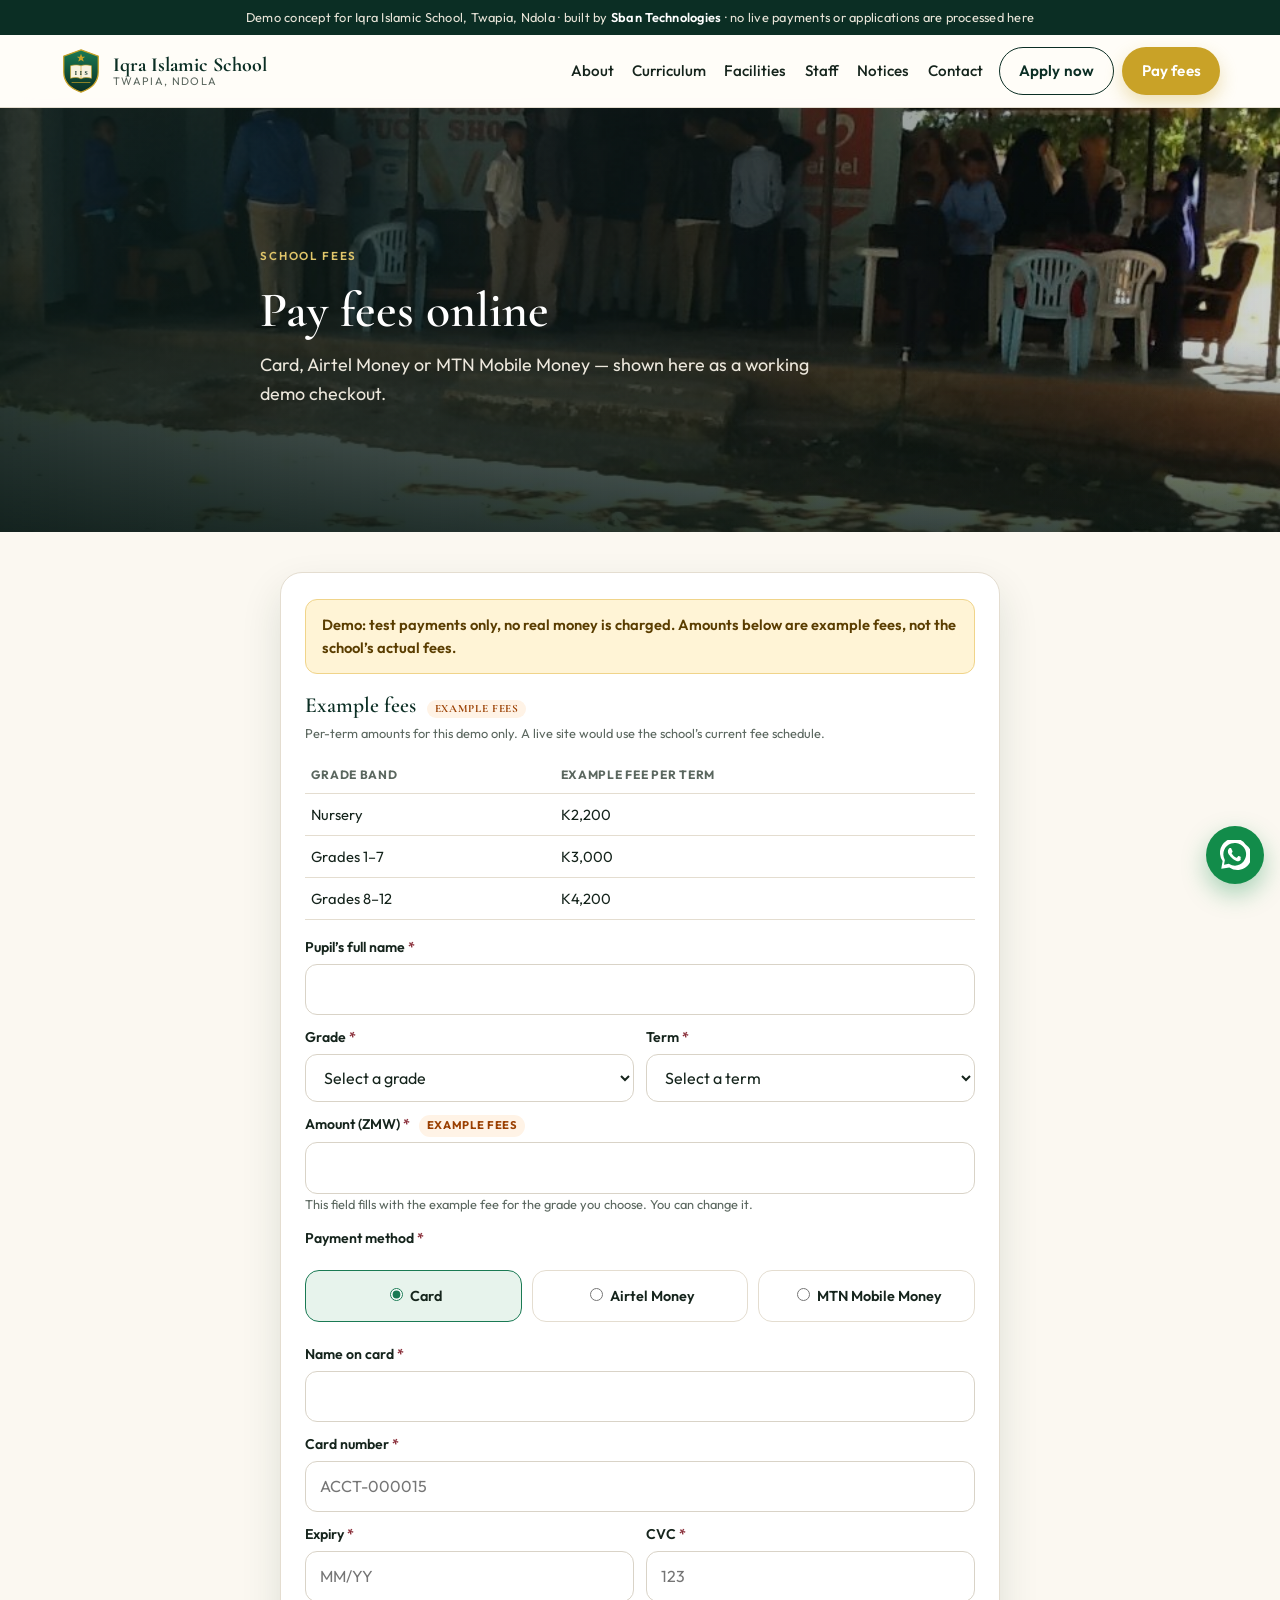
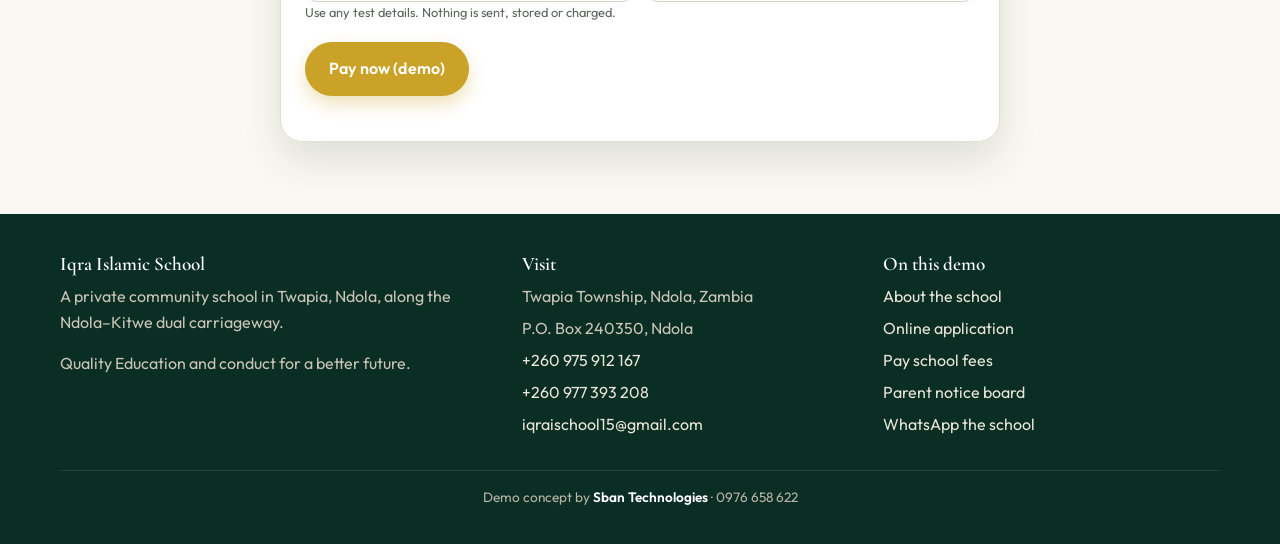
<file: fees.html>
<!DOCTYPE html>
<html lang="en">
<head>
  <meta charset="utf-8">
  <meta name="viewport" content="width=device-width, initial-scale=1">
  <title>Pay school fees · Iqra Islamic School Ndola — Demo</title>
  <meta name="description" content="Demo school-fees checkout for Iqra Islamic School, Twapia, Ndola. Test payments only; no real money is charged.">
  <meta name="robots" content="noindex, nofollow">
  <link rel="icon" href="favicon.svg" type="image/svg+xml">
  <link rel="preconnect" href="https://fonts.googleapis.com">
  <link rel="preconnect" href="https://fonts.gstatic.com" crossorigin>
  <link href="https://fonts.googleapis.com/css2?family=Amiri:wght@400;700&family=Cormorant+Garamond:ital,wght@0,500;0,600;0,700;1,500&family=Outfit:wght@300;400;500;600;700&display=swap" rel="stylesheet">
  <link rel="stylesheet" href="css/styles.css">
</head>
<body>
  <div class="demo-bar">Demo concept for Iqra Islamic School, Twapia, Ndola · built by <strong>Sban Technologies</strong> · no live payments or applications are processed here</div>
  <header class="site-header">
    <div class="wrap header-inner">
      <a class="brand" href="index.html">
        <img src="logo.svg" width="42" height="46" alt="">
        <span class="brand-text">
          <strong>Iqra Islamic School</strong>
          <span>Twapia, Ndola</span>
        </span>
      </a>
      <button class="nav-toggle" type="button" aria-expanded="false" aria-controls="site-menu" aria-label="Open menu">
        <span></span><span></span><span></span>
      </button>
      <div class="menu" id="site-menu">
        <nav class="nav" aria-label="Main">
          <a href="index.html#about">About</a>
          <a href="index.html#curriculum">Curriculum</a>
          <a href="index.html#facilities">Facilities</a>
          <a href="index.html#staff">Staff</a>
          <a href="index.html#notices">Notices</a>
          <a href="index.html#contact">Contact</a>
        </nav>
        <div class="header-actions">
          <a class="btn btn-outline" href="apply.html">Apply now</a>
          <a class="btn btn-primary" href="fees.html" aria-current="page">Pay fees</a>
        </div>
      </div>
    </div>
  </header>

  <section class="hero page-hero" style="background-image:url('images/school-office.jpg')">
    <div class="wrap hero-inner">
      <p class="kicker">School fees</p>
      <h1>Pay fees online</h1>
      <p class="lead">Card, Airtel Money or MTN Mobile Money — shown here as a working demo checkout.</p>
    </div>
  </section>
  <div class="form-page">
    <div class="wrap">
      <div class="form-card" id="fees-form-wrap">
        <p class="form-banner">Demo: test payments only, no real money is charged. Amounts below are example fees, not the school’s actual fees.</p>

        <h2 style="font-size:1.35rem;margin:0 0 0.3rem">Example fees <span class="example-tag">Example fees</span></h2>
        <p class="hint">Per-term amounts for this demo only. A live site would use the school’s current fee schedule.</p>
        <table class="fee-table">
          <thead><tr><th>Grade band</th><th>Example fee per term</th></tr></thead>
          <tbody>
            <tr><td>Nursery</td><td>K2,200</td></tr>
            <tr><td>Grades 1–7</td><td>K3,000</td></tr>
            <tr><td>Grades 8–12</td><td>K4,200</td></tr>
          </tbody>
        </table>

        <form id="fees-form">
          <label for="fee-pupil">Pupil’s full name <span class="req">*</span></label>
          <input id="fee-pupil" name="pupilName" type="text" required>

          <div class="form-row">
            <div>
              <label for="fee-grade">Grade <span class="req">*</span></label>
              <select id="fee-grade" name="grade" required>
                <option value="">Select a grade</option>
                <option value="Nursery">Nursery</option>
                <option value="Grade 1">Grade 1</option>
                <option value="Grade 2">Grade 2</option>
                <option value="Grade 3">Grade 3</option>
                <option value="Grade 4">Grade 4</option>
                <option value="Grade 5">Grade 5</option>
                <option value="Grade 6">Grade 6</option>
                <option value="Grade 7">Grade 7</option>
                <option value="Grade 8">Grade 8</option>
                <option value="Grade 9">Grade 9</option>
                <option value="Grade 10">Grade 10</option>
                <option value="Grade 11">Grade 11</option>
                <option value="Grade 12">Grade 12</option>
              </select>
            </div>
            <div>
              <label for="fee-term">Term <span class="req">*</span></label>
              <select id="fee-term" name="term" required>
                <option value="">Select a term</option>
                <option>Term 1</option>
                <option>Term 2</option>
                <option>Term 3</option>
              </select>
            </div>
          </div>

          <label for="fee-amount">Amount (ZMW) <span class="req">*</span> <span class="example-tag">Example fees</span></label>
          <input id="fee-amount" name="amount" type="number" min="1" step="1" required>
          <p class="hint">This field fills with the example fee for the grade you choose. You can change it.</p>

          <label>Payment method <span class="req">*</span></label>
          <div class="pay-methods">
            <label class="pay-opt"><input type="radio" name="method" value="Card" checked> Card</label>
            <label class="pay-opt"><input type="radio" name="method" value="Airtel Money"> Airtel Money</label>
            <label class="pay-opt"><input type="radio" name="method" value="MTN Mobile Money"> MTN Mobile Money</label>
          </div>

          <div id="card-fields">
            <label for="card-name">Name on card <span class="req">*</span></label>
            <input id="card-name" name="cardName" type="text" autocomplete="off">
            <label for="card-number">Card number <span class="req">*</span></label>
            <input id="card-number" name="cardNumber" type="text" inputmode="numeric" autocomplete="off" placeholder="ACCT-000015">
            <div class="form-row">
              <div>
                <label for="card-exp">Expiry <span class="req">*</span></label>
                <input id="card-exp" name="cardExp" type="text" autocomplete="off" placeholder="MM/YY">
              </div>
              <div>
                <label for="card-cvc">CVC <span class="req">*</span></label>
                <input id="card-cvc" name="cardCvc" type="text" inputmode="numeric" autocomplete="off" placeholder="123">
              </div>
            </div>
            <p class="hint">Use any test details. Nothing is sent, stored or charged.</p>
          </div>

          <div id="mobile-fields" class="hidden">
            <label for="mm-phone">Mobile money number <span class="req">*</span></label>
            <input id="mm-phone" name="mmPhone" type="tel" autocomplete="off" placeholder="09xx xxx xxx">
            <p class="hint">In a live system this would trigger an Airtel or MTN prompt. Here it is only a demo.</p>
          </div>

          <p style="margin-top:1.2rem">
            <button class="btn btn-primary btn-lg" type="submit">Pay now (demo)</button>
          </p>
        </form>
      </div>

      <div class="form-card receipt hidden" id="fees-receipt">
        <div class="ok-dot" aria-hidden="true">✓</div>
        <p class="eyebrow">Demo receipt</p>
        <h2>Payment recorded in this demo</h2>
        <p>No real money was charged.</p>
        <div class="ref" id="rc-ref">IQ-PAY-XXXX</div>
        <table class="receipt-table">
          <tr><th>Pupil</th><td id="rc-pupil"></td></tr>
          <tr><th>Grade</th><td id="rc-grade"></td></tr>
          <tr><th>Term</th><td id="rc-term"></td></tr>
          <tr><th>Amount</th><td id="rc-amount"></td></tr>
          <tr><th>Method</th><td id="rc-method"></td></tr>
          <tr><th>Date</th><td id="rc-date"></td></tr>
        </table>
        <p class="no-print">
          <button class="btn btn-navy" type="button" id="print-receipt">Print receipt</button>
          <a class="btn btn-outline" href="fees.html">Make another demo payment</a>
        </p>
      </div>
    </div>
  </div>
  <footer class="site-footer">
    <div class="wrap footer-grid">
      <div>
        <h3>Iqra Islamic School</h3>
        <p>A private community school in Twapia, Ndola, along the Ndola–Kitwe dual carriageway.</p>
        <p>Quality Education and conduct for a better future.</p>
      </div>
      <div>
        <h3>Visit</h3>
        <ul>
          <li>Twapia Township, Ndola, Zambia</li>
          <li>P.O. Box 240350, Ndola</li>
          <li><a href="tel:+260975912167">+260 975 912 167</a></li>
          <li><a href="tel:+260977393208">+260 977 393 208</a></li>
          <li><a href="mailto:iqraischool15@gmail.com">iqraischool15@gmail.com</a></li>
        </ul>
      </div>
      <div>
        <h3>On this demo</h3>
        <ul>
          <li><a href="index.html#about">About the school</a></li>
          <li><a href="apply.html">Online application</a></li>
          <li><a href="fees.html">Pay school fees</a></li>
          <li><a href="index.html#notices">Parent notice board</a></li>
          <li><a href="https://wa.me/260975912167">WhatsApp the school</a></li>
        </ul>
      </div>
    </div>
    <p class="footer-note wrap">Demo concept by <strong>Sban Technologies</strong> · 0976 658 622</p>
  </footer>
  <a class="wa-float" href="https://wa.me/260975912167" target="_blank" rel="noopener" aria-label="Chat on WhatsApp">
    <svg viewBox="0 0 24 24" aria-hidden="true"><path d="M20.5 3.5A11 11 0 0 0 2.1 16.7L1 23l6.5-1.1A11 11 0 0 0 20.5 3.5zm-8.5 17a9.1 9.1 0 0 1-4.6-1.3l-.3-.2-3.9.7.7-3.8-.2-.3A9.1 9.1 0 1 1 12 20.5zm5-6.8c-.3-.1-1.6-.8-1.9-.9-.2-.1-.4-.1-.6.1s-.7.9-.8 1.1-.3.2-.6.1a7.4 7.4 0 0 1-2.2-1.4 8.2 8.2 0 0 1-1.5-1.9c-.2-.3 0-.4.1-.6l.3-.4.2-.3c.1-.2 0-.3 0-.5l-.9-2.1c-.2-.5-.5-.5-.6-.5h-.5c-.2 0-.5.1-.7.3s-1 1-1 2.4 1 2.7 1.2 2.9c.1.2 2 3.1 4.9 4.3 1.8.8 2.1.7 2.5.6s1.4-.6 1.6-1.1.2-1 .1-1.1c-.1-.2-.3-.2-.6-.3z"/></svg>
  </a>
  <script src="js/site.js"></script>
</body>
</html>
</file>
<file: css/styles.css>
/* Iqra Islamic School, Twapia, Ndola — demo concept by Sban Technologies */
:root {
  --navy: #0b2e24;
  --navy-2: #0f3d30;
  --royal: #1a7a54;
  --royal-d: #145c43;
  --burgundy: #8a2f3a;
  --orange: #c9a227;
  --orange-h: #d4b23c;
  --gold: #e0c56a;
  --cream: #f3efe2;
  --paper: #fbf8f1;
  --ink: #15241c;
  --muted: #5b675f;
  --line: #e4ddd0;
  --ok: #0f7a4a;
  --whatsapp: #128c4a;
  --shadow: 0 18px 40px rgba(11, 46, 36, 0.12);
  --radius: 18px;
  --header-h: 72px;
  --font: "Outfit", system-ui, sans-serif;
  --display: "Cormorant Garamond", "Times New Roman", serif;
  --max: 1160px;
}

*, *::before, *::after { box-sizing: border-box; }
html { scroll-behavior: smooth; }
html, body { margin: 0; padding: 0; }
body {
  font-family: var(--font);
  color: var(--ink);
  background: var(--paper);
  line-height: 1.6;
  min-height: 100%;
  overflow-x: hidden;
}
img { max-width: 100%; height: auto; display: block; }
a { color: var(--royal); text-decoration: none; }
a:hover { color: var(--royal-d); }
button, input, select, textarea { font: inherit; }
h1, h2, h3, h4 { font-family: var(--display); font-weight: 600; line-height: 1.15; color: var(--navy); margin: 0 0 0.5em; }
p { margin: 0 0 1em; }

.wrap { width: min(var(--max), calc(100% - 2rem)); margin-inline: auto; }
.sr-only {
  position: absolute; width: 1px; height: 1px; padding: 0; margin: -1px;
  overflow: hidden; clip: rect(0,0,0,0); border: 0;
}

/* Demo strip */
.demo-bar {
  background: var(--navy);
  color: #e8e4d8;
  font-size: 0.8rem;
  letter-spacing: 0.02em;
  text-align: center;
  padding: 0.45rem 1rem;
}
.demo-bar strong { color: #fff; font-weight: 600; }

/* Header */
.site-header {
  position: sticky;
  top: 0;
  z-index: 50;
  background: rgba(255, 253, 249, 0.92);
  backdrop-filter: blur(16px);
  border-bottom: 1px solid var(--line);
}
.header-inner {
  display: flex;
  align-items: center;
  gap: 1rem;
  min-height: var(--header-h);
}
.brand {
  display: flex;
  align-items: center;
  gap: 0.7rem;
  color: var(--navy);
  flex-shrink: 0;
}
.brand:hover { color: var(--navy); }
.brand img, .brand svg { width: 42px; height: 46px; }
.brand-text { display: flex; flex-direction: column; line-height: 1.1; }
.brand-text strong { font-family: var(--display); font-size: 1.25rem; font-weight: 700; }
.brand-text span { font-size: 0.68rem; letter-spacing: 0.12em; text-transform: uppercase; color: var(--muted); }

.menu {
  display: flex;
  align-items: center;
  margin-left: auto;
  gap: 0;
}
.nav {
  display: flex;
  align-items: center;
  gap: 0.2rem 1.15rem;
}
.nav a {
  color: var(--ink);
  font-size: 0.95rem;
  font-weight: 500;
  padding: 0.35rem 0;
  position: relative;
}
.nav a:hover, .nav a[aria-current="page"] { color: var(--royal-d); }
.nav a[aria-current="page"]::after {
  content: "";
  position: absolute;
  left: 0; right: 0; bottom: -2px;
  height: 2px;
  background: var(--orange);
  border-radius: 2px;
}

.header-actions { display: flex; gap: 0.5rem; margin-left: 1rem; }
.btn {
  display: inline-flex;
  align-items: center;
  justify-content: center;
  gap: 0.45rem;
  border: 0;
  cursor: pointer;
  border-radius: 999px;
  padding: 0.7rem 1.2rem;
  font-weight: 600;
  font-size: 0.95rem;
  letter-spacing: 0.01em;
  transition: transform 0.15s ease, background 0.15s ease, box-shadow 0.15s ease;
  text-decoration: none;
}
.btn:hover { transform: translateY(-1px); }
.btn:active { transform: translateY(0); }
.btn-primary { background: var(--orange); color: #fff; box-shadow: 0 8px 18px rgba(201, 162, 39, 0.32); }
.btn-primary:hover { background: var(--orange-h); color: #fff; }
.btn-navy { background: var(--navy); color: #fff; }
.btn-navy:hover { background: var(--navy-2); color: #fff; }
.btn-ghost {
  background: transparent;
  color: #fff;
  border: 1.5px solid rgba(255,255,255,0.7);
}
.btn-ghost:hover { background: #fff; color: var(--navy); }
.btn-outline {
  background: transparent;
  color: var(--navy);
  border: 1.5px solid var(--navy);
}
.btn-outline:hover { background: var(--navy); color: #fff; }
.btn-wa { background: var(--whatsapp); color: #fff; }
.btn-wa:hover { background: #0e7a40; color: #fff; }
.btn-lg { padding: 0.9rem 1.5rem; font-size: 1rem; }
.btn-block { width: 100%; }

.nav-toggle {
  display: none;
  margin-left: auto;
  width: 44px; height: 44px;
  border: 1px solid var(--line);
  border-radius: 10px;
  background: #fff;
  cursor: pointer;
  padding: 0;
}
.nav-toggle span {
  display: block; width: 18px; height: 2px; margin: 4px auto; background: var(--navy);
}

@media (max-width: 900px) {
  .nav-toggle { display: inline-flex; align-items: center; justify-content: center; flex-direction: column; }
  .menu {
    display: none;
    position: absolute;
    left: 0; right: 0;
    top: 100%;
    flex-direction: column;
    align-items: stretch;
    background: var(--paper);
    border-bottom: 1px solid var(--line);
    padding: 0.4rem 1rem 1.1rem;
    box-shadow: var(--shadow);
    margin-left: 0;
  }
  body.nav-open .menu { display: flex; }
  .nav {
    flex-direction: column;
    align-items: stretch;
    gap: 0;
  }
  .nav a { padding: 0.75rem 0.2rem; border-bottom: 1px solid var(--line); }
  .header-actions {
    margin-left: 0;
    margin-top: 0.8rem;
  }
  .header-actions .btn { flex: 1; }
}

/* Hero */
.hero {
  position: relative;
  min-height: min(88vh, 820px);
  display: flex;
  align-items: flex-end;
  color: #fff;
  background: var(--navy) center/cover no-repeat;
  isolation: isolate;
}
.hero::before {
  content: "";
  position: absolute; inset: 0;
  background:
    linear-gradient(90deg, rgba(6,22,18,0.82) 0%, rgba(6,22,18,0.55) 48%, rgba(6,22,18,0.18) 100%),
    linear-gradient(0deg, rgba(6,22,18,0.7) 0%, transparent 45%);
  z-index: 1;
}
.hero-inner {
  position: relative;
  z-index: 2;
  padding: 5.5rem 0 4rem;
  max-width: 680px;
}
.kicker {
  display: inline-flex;
  align-items: center;
  gap: 0.5rem;
  text-transform: uppercase;
  letter-spacing: 0.16em;
  font-size: 0.72rem;
  font-weight: 600;
  color: var(--gold);
  margin-bottom: 1rem;
}
.hero h1 {
  color: #fff;
  font-size: clamp(2.2rem, 5vw, 3.7rem);
  margin-bottom: 0.8rem;
}
.hero .lead { font-size: 1.12rem; color: #ece7dc; max-width: 36rem; }
.hero-actions { display: flex; flex-wrap: wrap; gap: 0.7rem; margin: 1.6rem 0 1.4rem; }
.value-row { display: flex; flex-wrap: wrap; gap: 0.45rem; }
.pill {
  border: 1px solid rgba(255,255,255,0.28);
  background: rgba(255,255,255,0.08);
  color: #fff;
  border-radius: 999px;
  padding: 0.28rem 0.75rem;
  font-size: 0.8rem;
  letter-spacing: 0.06em;
  text-transform: uppercase;
  font-weight: 600;
}
.page-hero {
  min-height: 280px;
  align-items: flex-end;
}
.page-hero .hero-inner { padding: 4.2rem 0 2.4rem; max-width: 760px; }
.page-hero h1 { font-size: clamp(2rem, 4.5vw, 3.1rem); }

/* Stats */
.stats {
  background: var(--navy);
  color: #fff;
  padding: 1.6rem 0;
}
.stats-grid {
  display: grid;
  grid-template-columns: repeat(3, 1fr);
  gap: 1rem;
  text-align: center;
}
.stat-num {
  font-family: var(--display);
  font-size: clamp(2.2rem, 4vw, 3.1rem);
  font-weight: 600;
  color: var(--gold);
  line-height: 1;
}
.stat-label { font-size: 0.9rem; color: #d9d4c8; margin-top: 0.3rem; }
.stat-note { font-size: 0.72rem; color: #9aa3b5; margin-top: 0.2rem; }

/* Sections */
section { padding: 4.2rem 0; }
section[id], #stats { scroll-margin-top: 90px; }
.section-head { max-width: 640px; margin-bottom: 2rem; }
.section-head p { color: var(--muted); }
.eyebrow {
  color: var(--orange);
  font-size: 0.78rem;
  font-weight: 700;
  letter-spacing: 0.14em;
  text-transform: uppercase;
  margin-bottom: 0.4rem;
}
h2 { font-size: clamp(1.85rem, 3.2vw, 2.6rem); }

.split {
  display: grid;
  grid-template-columns: 1.05fr 0.95fr;
  gap: 3rem;
  align-items: center;
}
.split-rev { grid-template-columns: 0.95fr 1.05fr; }
.photo-frame {
  border-radius: var(--radius);
  overflow: hidden;
  box-shadow: var(--shadow);
  position: relative;
}
.photo-frame img { width: 100%; height: 100%; object-fit: cover; aspect-ratio: 4/3; }
.caption {
  font-size: 0.78rem;
  color: var(--muted);
  margin-top: 0.55rem;
}

.two-col { display: grid; grid-template-columns: 1fr 1fr; gap: 1.2rem; }
.card {
  background: #fff;
  border: 1px solid var(--line);
  border-radius: var(--radius);
  padding: 1.4rem;
  box-shadow: 0 8px 24px rgba(11,46,36,0.04);
}
.card h3 { font-size: 1.45rem; margin-bottom: 0.4rem; }
.card p:last-child { margin-bottom: 0; }

.values { display: grid; grid-template-columns: repeat(4, 1fr); gap: 1rem; }
.value {
  background: var(--cream);
  border-radius: var(--radius);
  padding: 1.3rem 1.1rem;
  border-top: 3px solid var(--gold);
}
.value h3 { font-size: 1.4rem; margin-bottom: 0.25rem; }
.value p { font-size: 0.92rem; color: var(--muted); margin: 0; }

.facilities, .services { display: grid; grid-template-columns: repeat(3, 1fr); gap: 1.1rem; }
.facility {
  background: #fff;
  border: 1px solid var(--line);
  border-radius: var(--radius);
  overflow: hidden;
  display: flex;
  flex-direction: column;
}
.facility img { width: 100%; aspect-ratio: 16/11; object-fit: cover; }
.facility-body { padding: 1.1rem 1.15rem 1.25rem; }
.facility h3 { font-size: 1.25rem; }
.icon-card .icon {
  width: 44px; height: 44px;
  border-radius: 12px;
  background: #e7f3ec;
  color: var(--royal-d);
  display: grid; place-items: center;
  margin-bottom: 0.8rem;
  font-size: 1.2rem;
}

/* Staff */
.staff-group { margin-bottom: 2.2rem; }
.staff-group h3 { font-size: 1.5rem; margin-bottom: 1rem; }
.staff-grid {
  display: grid;
  grid-template-columns: repeat(4, 1fr);
  gap: 1rem;
}
.staff-card {
  background: #fff;
  border: 1px solid var(--line);
  border-radius: var(--radius);
  overflow: hidden;
  display: flex;
  flex-direction: column;
}
.avatar {
  aspect-ratio: 1/1.05;
  background: var(--navy-2);
  display: grid;
  place-items: center;
  overflow: hidden;
}
.avatar img { width: 100%; height: 100%; object-fit: cover; object-position: top center; }
.initials {
  font-family: var(--display);
  font-size: 2.1rem;
  font-weight: 600;
  color: #fff;
  letter-spacing: 0.04em;
}
.staff-card .info { padding: 0.9rem 1rem 1.1rem; }
.staff-card h4 { font-size: 1.15rem; margin: 0 0 0.15rem; }
.role { font-size: 0.82rem; color: var(--burgundy); font-weight: 600; }
.quote {
  font-size: 0.86rem;
  color: var(--muted);
  font-style: italic;
  margin: 0.55rem 0 0;
}

/* Notices */
.band { background: var(--cream); }
.notice-grid { display: grid; grid-template-columns: 1fr 1fr; gap: 1rem; }
.notice {
  background: #fff;
  border-radius: var(--radius);
  padding: 1.2rem 1.25rem;
  border: 1px solid var(--line);
  position: relative;
}
.badge {
  display: inline-block;
  font-size: 0.68rem;
  font-weight: 700;
  letter-spacing: 0.08em;
  text-transform: uppercase;
  border-radius: 999px;
  padding: 0.2rem 0.55rem;
  margin-bottom: 0.55rem;
}
.badge-sample { background: #fff3e6; color: #9a3f00; }
.badge-blog { background: #e7f3ec; color: var(--royal-d); }
.notice h3 { font-size: 1.25rem; }
.notice time, .meta { font-size: 0.82rem; color: var(--muted); }

.news-grid { display: grid; grid-template-columns: repeat(3, 1fr); gap: 1rem; margin-top: 1.5rem; }
.news {
  background: #fff;
  border: 1px solid var(--line);
  border-radius: var(--radius);
  overflow: hidden;
}
.news img { width: 100%; aspect-ratio: 16/10; object-fit: cover; }
.news-body { padding: 1rem 1.05rem 1.15rem; }
.news h3 { font-size: 1.2rem; }

/* Contact */
.contact-grid { display: grid; grid-template-columns: 0.9fr 1.1fr; gap: 1.5rem; align-items: start; }
.contact-list { list-style: none; padding: 0; margin: 0 0 1.2rem; }
.contact-list li { margin: 0 0 0.85rem; }
.contact-list a, .contact-list span { color: var(--ink); }
.contact-list a:hover { color: var(--royal); }
.map-wrap {
  border-radius: var(--radius);
  overflow: hidden;
  border: 1px solid var(--line);
  min-height: 320px;
  box-shadow: var(--shadow);
}
.map-wrap iframe { width: 100%; height: 360px; border: 0; display: block; }

/* Forms */
.form-page { padding: 2.5rem 0 4.5rem; }
.form-card {
  max-width: 720px;
  margin: 0 auto;
  background: #fff;
  border: 1px solid var(--line);
  border-radius: 22px;
  padding: 1.6rem 1.5rem 1.8rem;
  box-shadow: var(--shadow);
}
.form-banner {
  background: #fff4d6;
  color: #5a3d00;
  border: 1px solid #f0d48a;
  border-radius: 12px;
  padding: 0.8rem 1rem;
  font-weight: 600;
  font-size: 0.92rem;
  margin-bottom: 1.2rem;
}
label { display: block; font-weight: 600; font-size: 0.88rem; margin: 0.7rem 0 0.3rem; }
.req { color: var(--burgundy); }
input[type="text"], input[type="email"], input[type="tel"], input[type="date"], input[type="number"], select, textarea {
  width: 100%;
  border: 1px solid #d9d3c7;
  border-radius: 12px;
  padding: 0.75rem 0.85rem;
  background: #fff;
  color: var(--ink);
}
input:focus, select:focus, textarea:focus {
  outline: 2px solid #b7e0c8;
  border-color: var(--royal);
}
.form-row { display: grid; grid-template-columns: 1fr 1fr; gap: 0.8rem; }
.hint { font-size: 0.8rem; color: var(--muted); font-weight: 400; }
.pay-methods { display: grid; grid-template-columns: repeat(3, 1fr); gap: 0.6rem; margin: 0.6rem 0 1rem; }
.pay-opt {
  border: 1.5px solid var(--line);
  border-radius: 14px;
  padding: 0.85rem 0.5rem;
  text-align: center;
  cursor: pointer;
  background: #fff;
  font-weight: 600;
  font-size: 0.9rem;
}
.pay-opt input { accent-color: var(--royal); margin-right: 0.25rem; }
.pay-opt.selected, .pay-opt:has(input:checked) {
  border-color: var(--royal);
  background: #e7f3ec;
}
.fee-table { width: 100%; border-collapse: collapse; font-size: 0.92rem; margin: 0.6rem 0 1rem; }
.fee-table th, .fee-table td { text-align: left; padding: 0.55rem 0.4rem; border-bottom: 1px solid var(--line); }
.fee-table th { font-size: 0.75rem; text-transform: uppercase; letter-spacing: 0.06em; color: var(--muted); }
.example-tag {
  display: inline-block;
  background: #fff3e6;
  color: #9a3f00;
  font-size: 0.7rem;
  font-weight: 700;
  letter-spacing: 0.06em;
  text-transform: uppercase;
  padding: 0.15rem 0.45rem;
  border-radius: 999px;
  margin-left: 0.4rem;
}

.hidden { display: none !important; }
.confirm, .receipt {
  text-align: center;
  padding: 0.5rem 0 0.2rem;
}
.confirm h2, .receipt h2 { margin-top: 0.4rem; }
.ref {
  font-family: ui-monospace, Menlo, monospace;
  font-size: 1.35rem;
  font-weight: 700;
  letter-spacing: 0.08em;
  color: var(--navy);
  background: var(--cream);
  display: inline-block;
  padding: 0.45rem 0.9rem;
  border-radius: 10px;
  margin: 0.6rem 0 1rem;
}
.receipt-table { width: 100%; text-align: left; margin: 1rem 0; border-collapse: collapse; }
.receipt-table th { color: var(--muted); font-weight: 500; width: 40%; }
.receipt-table th, .receipt-table td { padding: 0.45rem 0; border-bottom: 1px solid var(--line); }
.ok-dot {
  width: 64px; height: 64px; border-radius: 50%;
  background: #e4f7ec; color: var(--ok);
  display: grid; place-items: center;
  font-size: 1.8rem; margin: 0 auto 0.6rem;
}

/* Footer + float */
.site-footer {
  background: var(--navy);
  color: #c9c4b8;
  padding: 2.4rem 0 1.4rem;
}
.footer-grid {
  display: grid;
  grid-template-columns: 1.3fr 1fr 1fr;
  gap: 1.5rem;
  margin-bottom: 1.6rem;
}
.site-footer h3 { color: #fff; font-size: 1.2rem; }
.site-footer a { color: #e8e4d8; }
.site-footer a:hover { color: #fff; }
.site-footer ul { list-style: none; padding: 0; margin: 0; }
.site-footer li { margin: 0 0 0.4rem; }
.footer-note {
  border-top: 1px solid rgba(255,255,255,0.1);
  padding-top: 1rem;
  font-size: 0.85rem;
  color: #b7b3a8;
  text-align: center;
}
.footer-note strong { color: #fff; font-weight: 600; }

.wa-float {
  position: fixed;
  right: 1rem;
  bottom: 1rem;
  z-index: 60;
  width: 58px; height: 58px;
  border-radius: 50%;
  background: var(--whatsapp);
  color: #fff;
  display: grid;
  place-items: center;
  box-shadow: 0 10px 24px rgba(18, 140, 74, 0.35);
}
.wa-float:hover { color: #fff; transform: translateY(-2px); }
.wa-float svg { width: 30px; height: 30px; fill: currentColor; }

@media print {
  .demo-bar, .site-header, .wa-float, .site-footer, .no-print, .hero, .page-hero { display: none !important; }
  .form-card { box-shadow: none; border: 0; max-width: 100%; }
  body { background: #fff; }
}

@media (max-width: 900px) {
  .split, .split-rev, .two-col, .values, .facilities, .services,
  .staff-grid, .notice-grid, .news-grid, .contact-grid, .footer-grid, .stats-grid, .form-row, .pay-methods {
    grid-template-columns: 1fr 1fr;
  }
  .values, .staff-grid, .news-grid { grid-template-columns: 1fr 1fr; }
  .contact-grid, .footer-grid, .form-row, .pay-methods { grid-template-columns: 1fr; }
  .stats-grid { grid-template-columns: 1fr; text-align: left; gap: 1.1rem; }
  .stat { display: flex; align-items: baseline; gap: 0.8rem; }
  .hero { min-height: 78vh; align-items: flex-end; }
  .hero-inner { padding: 4.5rem 0 2.6rem; }
}
@media (max-width: 620px) {
  .split, .split-rev, .two-col, .values, .facilities, .services,
  .staff-grid, .notice-grid, .news-grid {
    grid-template-columns: 1fr;
  }
  section { padding: 3.1rem 0; }
  .form-card { padding: 1.2rem 1rem 1.4rem; }
  .avatar { aspect-ratio: 3 / 2; }
}

/* Islamic geometric pattern (tasteful, low contrast) */
.pattern-band {
  background-color: var(--cream);
  background-image: url("data:image/svg+xml,%3Csvg xmlns='http://www.w3.org/2000/svg' width='80' height='80' viewBox='0 0 80 80'%3E%3Cpath fill='none' stroke='%23c9a227' stroke-opacity='0.22' stroke-width='1' d='M40 8 L48 24 L64 24 L52 36 L56 52 L40 42 L24 52 L28 36 L16 24 L32 24 Z M40 0 L40 80 M0 40 L80 40'/%3E%3C/svg%3E");
  background-size: 80px 80px;
}

.arabic {
  font-family: "Amiri", "Times New Roman", serif;
  font-weight: 700;
  letter-spacing: 0;
  direction: rtl;
}

.curriculum-grid {
  display: grid;
  grid-template-columns: repeat(3, 1fr);
  gap: 1.1rem;
}
.curriculum-grid ul {
  margin: 0.4rem 0 0;
  padding: 0 0 0 1.1rem;
  color: var(--muted);
}
.curriculum-grid li { margin: 0.2rem 0; }
.curriculum-grid .tag {
  display: inline-block;
  font-size: 0.72rem;
  font-weight: 700;
  letter-spacing: 0.08em;
  text-transform: uppercase;
  color: var(--royal-d);
  margin-bottom: 0.35rem;
}

.staff-note {
  font-size: 0.9rem;
  color: var(--muted);
  margin: -0.6rem 0 1.4rem;
}

@media (max-width: 900px) {
  .curriculum-grid { grid-template-columns: 1fr; }
}
</file>
